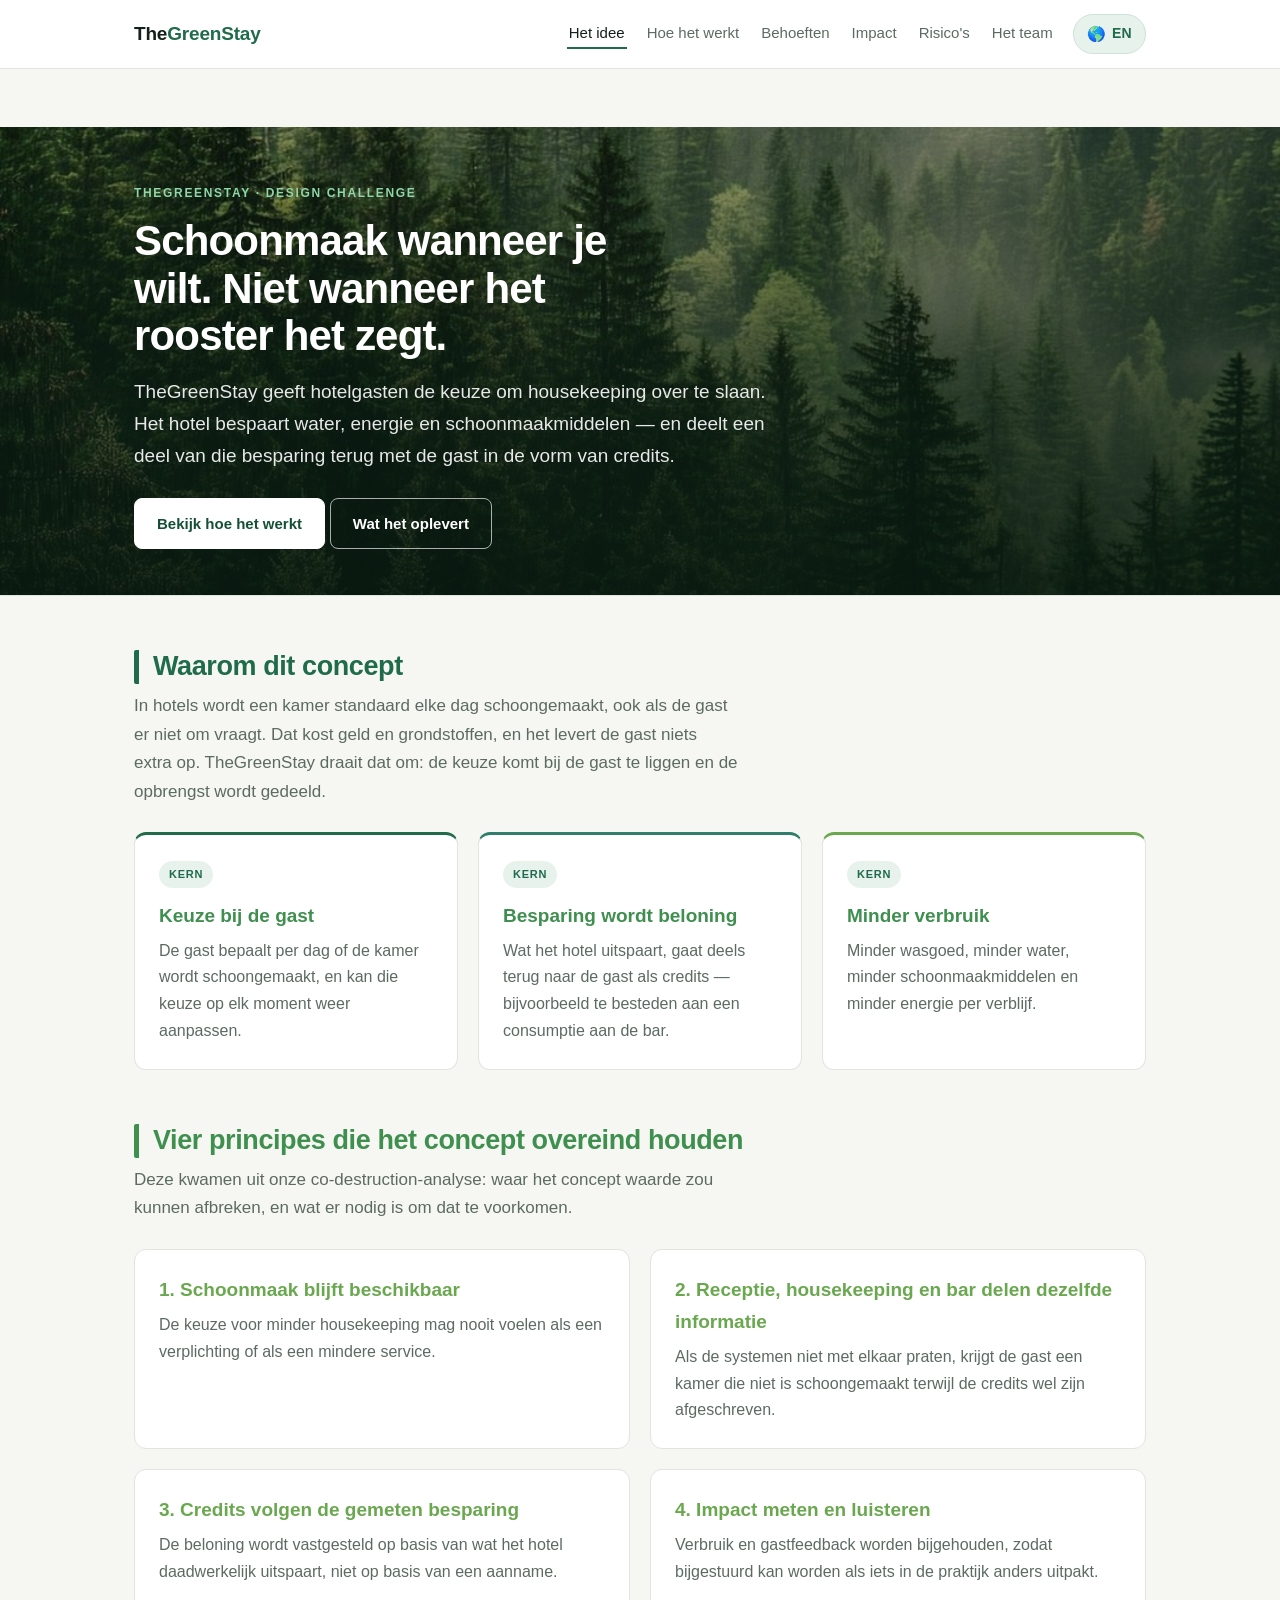
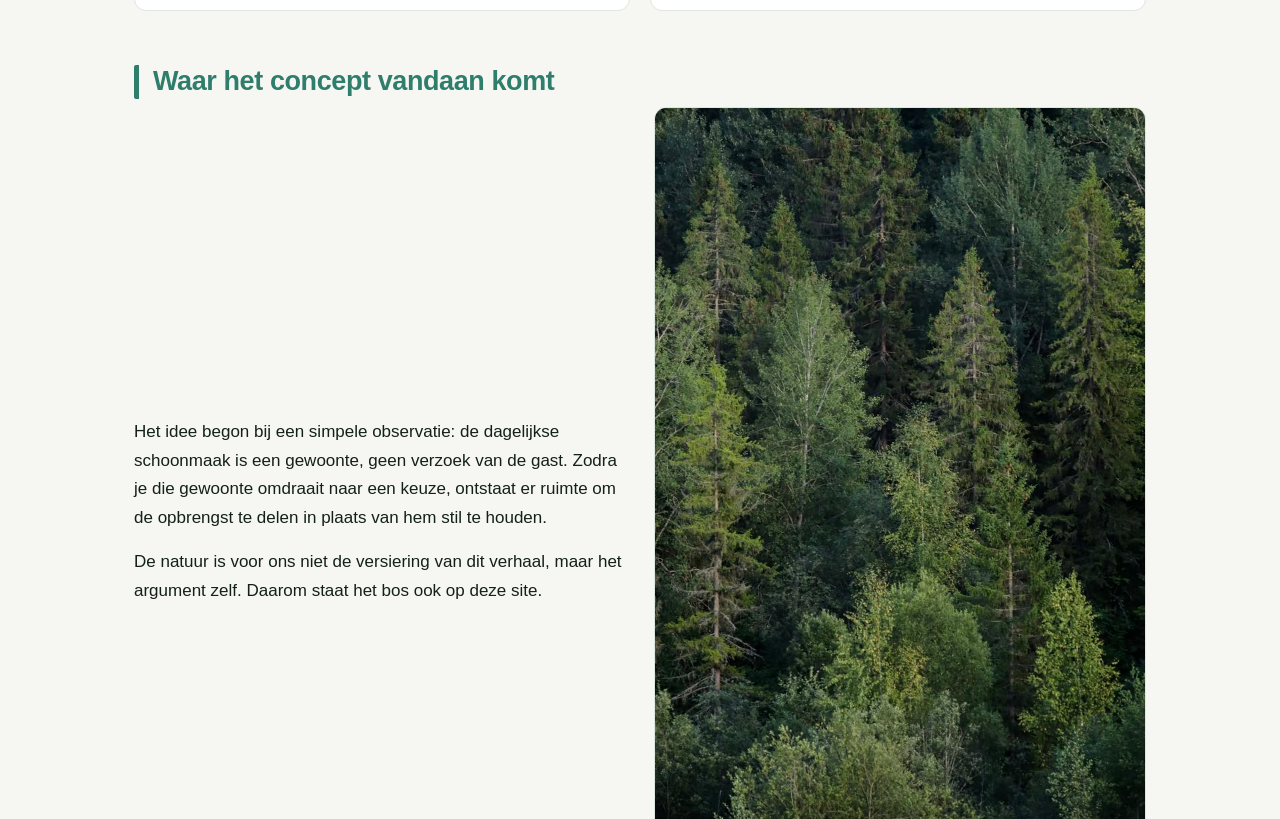
<file: index.html>
<!doctype html>
<html lang="nl">
<head>
<meta charset="utf-8">
<title>TheGreenStay</title>
<meta http-equiv="refresh" content="0; url=nl/index.html">
<link rel="canonical" href="nl/index.html">
<link rel="stylesheet" href="styles.css">
</head>
<body>
<main><div class="wrap" style="padding-top:80px">
<h1>TheGreenStay</h1>
<p>Kies een taal &middot; Choose a language</p>
<p><a href="nl/index.html">Nederlands</a> &nbsp; <a href="en/index.html">English</a></p>
</div></main>
</body>
</html>
</file>
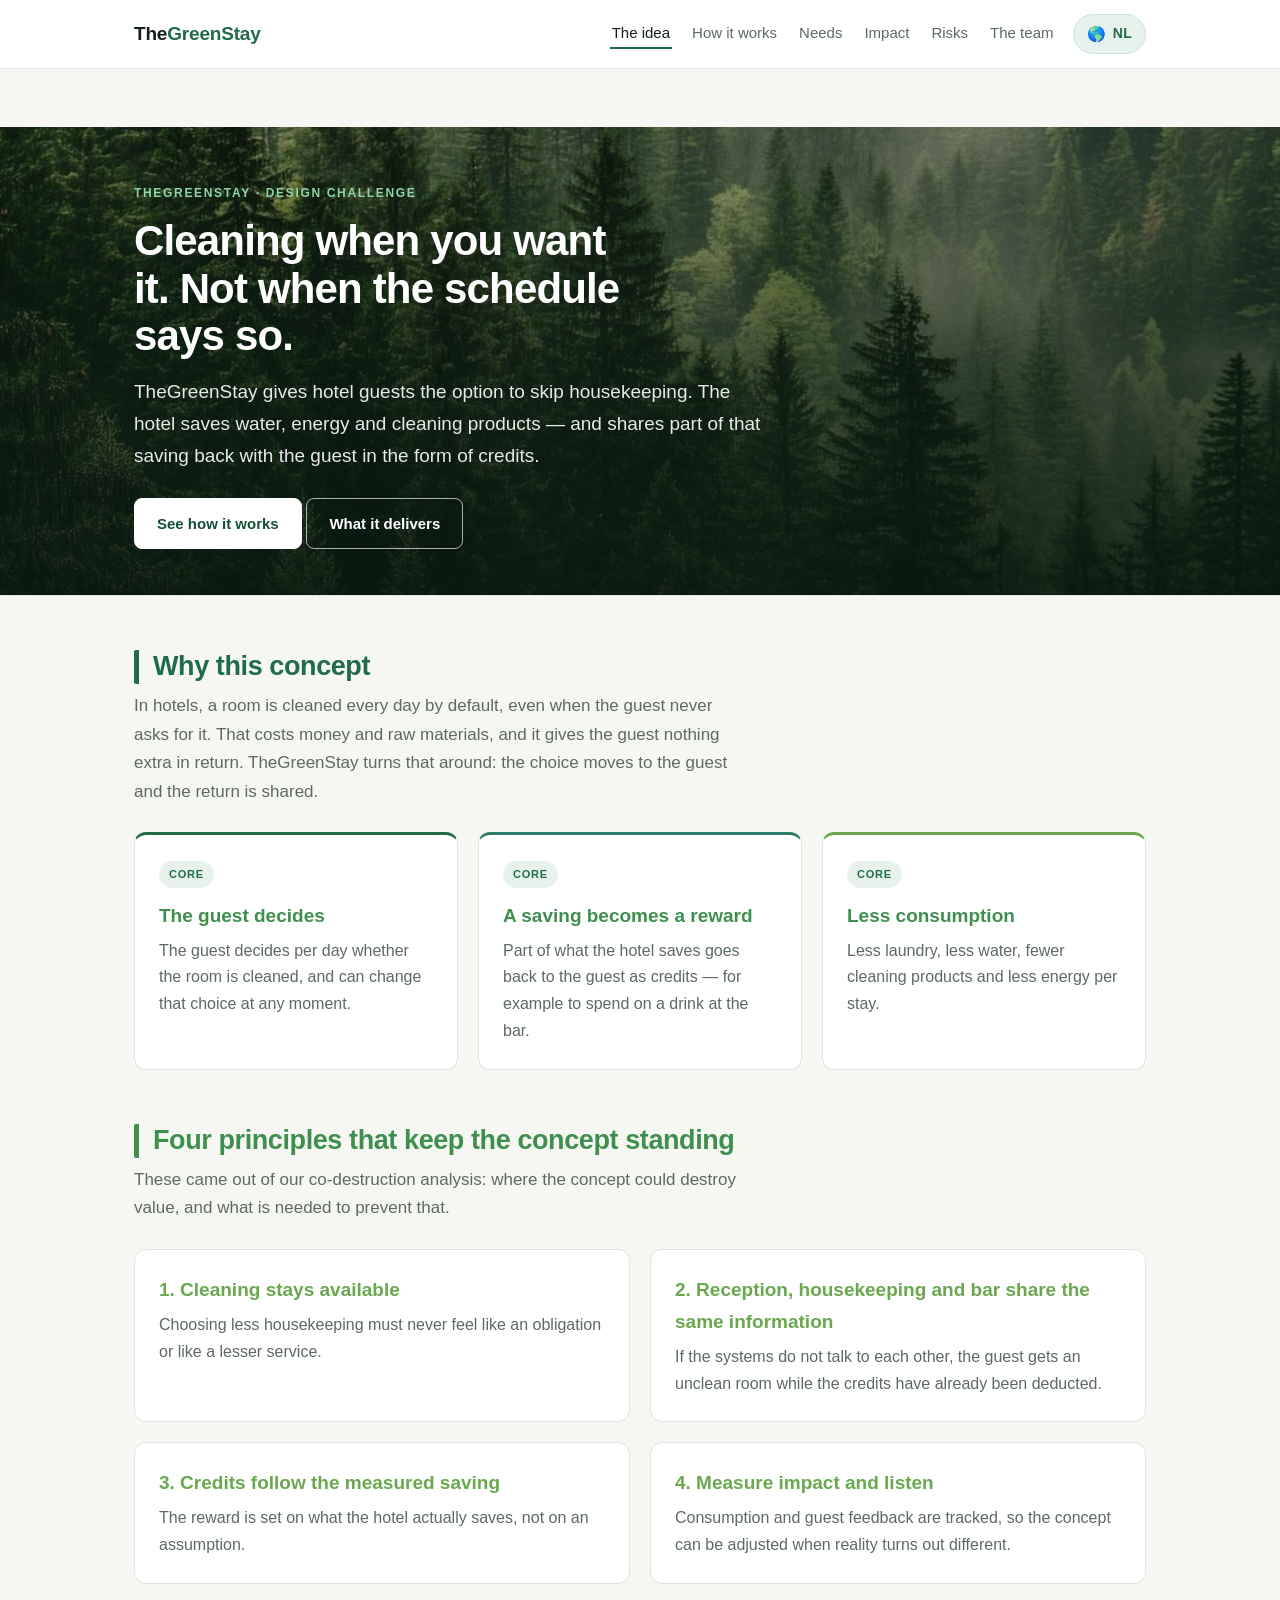
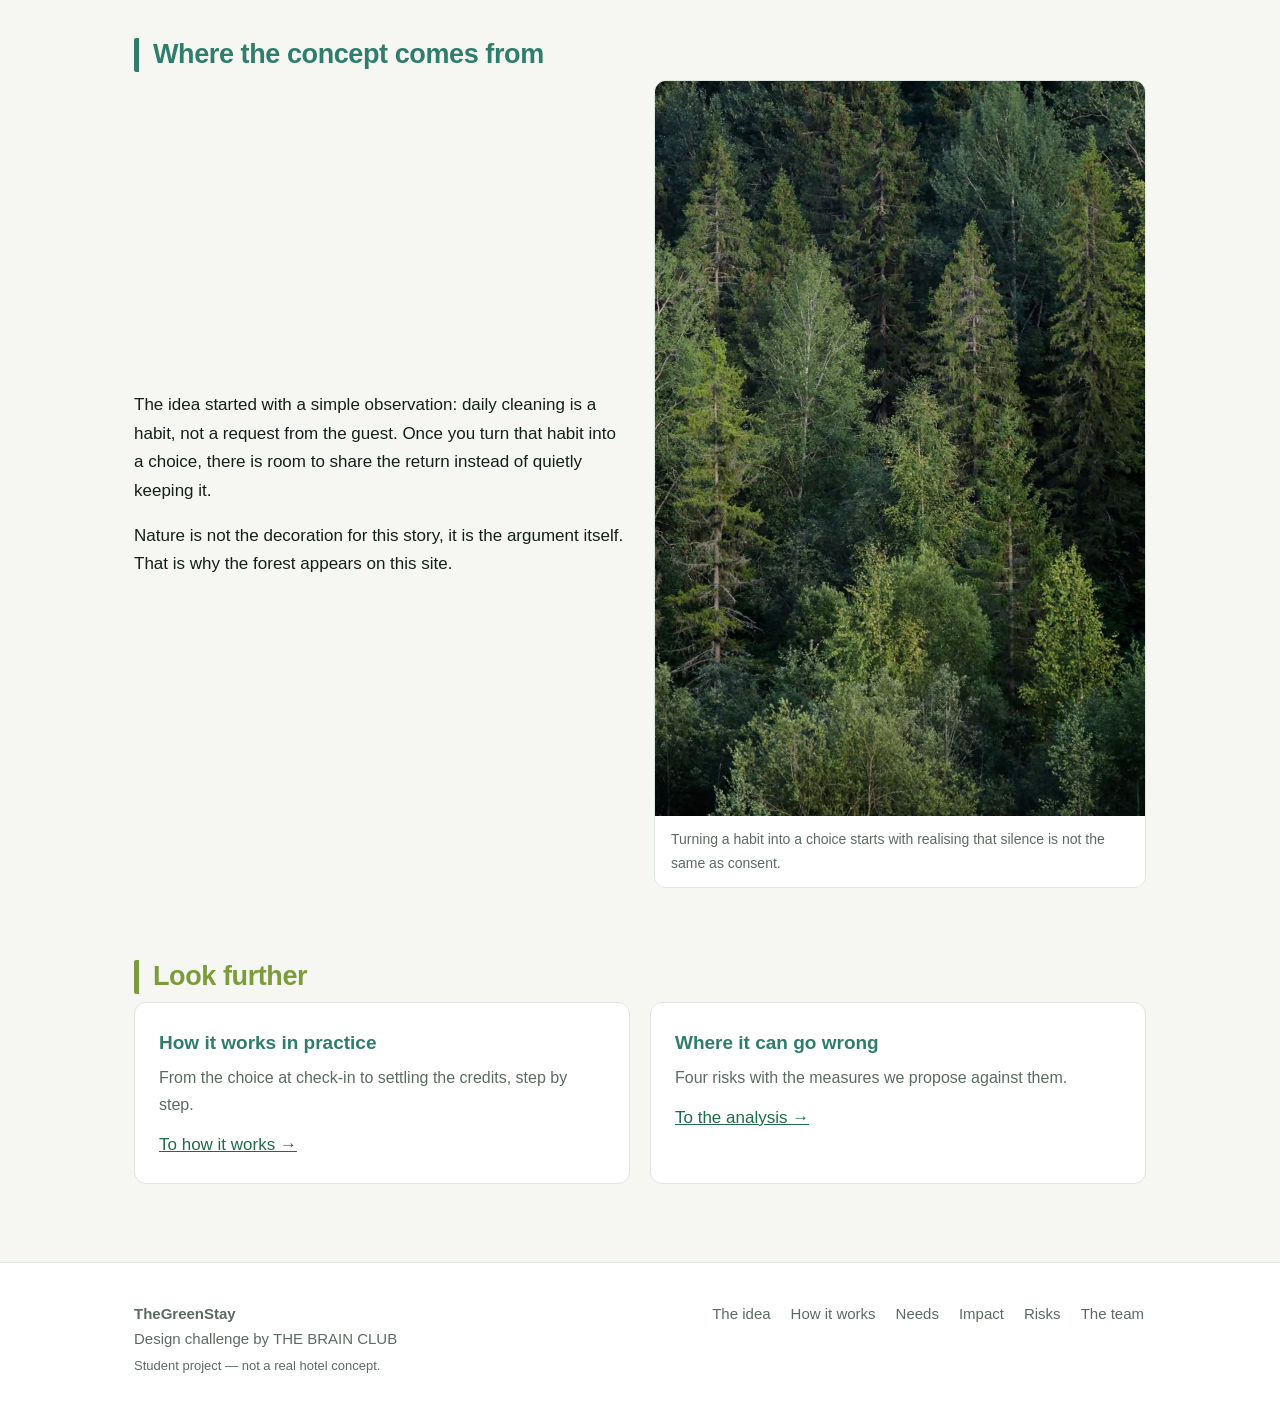
<file: en/index.html>
<!DOCTYPE html>
<html lang="en">
<head>
<meta charset="utf-8">
<meta name="viewport" content="width=device-width, initial-scale=1">
<title>The idea &middot; TheGreenStay</title>
<meta name="description" content="TheGreenStay: hotel guests choose to skip housekeeping and receive a reward for it.">
<link rel="stylesheet" href="../styles.css">
</head>
<body>
<header class="site">
  <div class="wrap">
    <a class="brand" href="index.html">The<span>GreenStay</span></a>
    <div class="rightside">
      <nav aria-label="Main menu">
        <ul>
        <li><a href="index.html" aria-current="page">The idea</a></li>
        <li><a href="hoe-het-werkt.html">How it works</a></li>
        <li><a href="behoeften.html">Needs</a></li>
        <li><a href="impact.html">Impact</a></li>
        <li><a href="risicos.html">Risks</a></li>
        <li><a href="team.html">The team</a></li>
        </ul>
      </nav>
      <a class="langswitch" href="../nl/index.html" hreflang="nl" title="Switch to Dutch" aria-label="View this page in Dutch">
        <span class="globe" aria-hidden="true">&#127758;</span>NL
      </a>
    </div>
  </div>
</header>
<main>
<section class="hero"><div class="hero-inner"><div class="hero-text">
<p class="eyebrow">TheGreenStay &middot; Design challenge</p>
<h1>Cleaning when you want it. Not when the schedule says so.</h1>
<p class="lead">TheGreenStay gives hotel guests the option to skip housekeeping. The hotel saves water, energy and cleaning products &mdash; and shares part of that saving back with the guest in the form of credits.</p>
<div class="btnrow">
  <a class="btn" href="hoe-het-werkt.html">See how it works</a>
  <a class="btn ghost" href="impact.html">What it delivers</a>
</div>
</div></div></section>
<div class="wrap">

<section>
  <h2>Why this concept</h2>
  <p class="sectionintro">In hotels, a room is cleaned every day by default, even when the guest never asks for it. That costs money and raw materials, and it gives the guest nothing extra in return. TheGreenStay turns that around: the choice moves to the guest and the return is shared.</p>
  <div class="grid three">
    <article class="card eco">
      <span class="tag">Core</span>
      <h3>The guest decides</h3>
      <p>The guest decides per day whether the room is cleaned, and can change that choice at any moment.</p>
    </article>
    <article class="card social">
      <span class="tag">Core</span>
      <h3>A saving becomes a reward</h3>
      <p>Part of what the hotel saves goes back to the guest as credits &mdash; for example to spend on a drink at the bar.</p>
    </article>
    <article class="card env">
      <span class="tag">Core</span>
      <h3>Less consumption</h3>
      <p>Less laundry, less water, fewer cleaning products and less energy per stay.</p>
    </article>
  </div>
</section>

<section>
  <h2>Four principles that keep the concept standing</h2>
  <p class="sectionintro">These came out of our co-destruction analysis: where the concept could destroy value, and what is needed to prevent that.</p>
  <div class="grid two">
    <article class="card">
      <h3>1. Cleaning stays available</h3>
      <p>Choosing less housekeeping must never feel like an obligation or like a lesser service.</p>
    </article>
    <article class="card">
      <h3>2. Reception, housekeeping and bar share the same information</h3>
      <p>If the systems do not talk to each other, the guest gets an unclean room while the credits have already been deducted.</p>
    </article>
    <article class="card">
      <h3>3. Credits follow the measured saving</h3>
      <p>The reward is set on what the hotel actually saves, not on an assumption.</p>
    </article>
    <article class="card">
      <h3>4. Measure impact and listen</h3>
      <p>Consumption and guest feedback are tracked, so the concept can be adjusted when reality turns out different.</p>
    </article>
  </div>
</section>

<section>
  <h2>Where the concept comes from</h2>
  <div class="split">
    <div>
      <p>The idea started with a simple observation: daily cleaning is a habit, not a request from the guest. Once you turn that habit into a choice, there is room to share the return instead of quietly keeping it.</p>
      <p>Nature is not the decoration for this story, it is the argument itself. That is why the forest appears on this site.</p>
    </div>
    <figure class="photo"><img src="../img/bos.jpeg" alt="Tall pine forest: turning a habit into a choice starts with realising that silence is not the same as consent." loading="lazy"><figcaption>Turning a habit into a choice starts with realising that silence is not the same as consent.</figcaption></figure>
  </div>
</section>

<section>
  <h2>Look further</h2>
  <div class="grid two">
    <article class="card">
      <h3>How it works in practice</h3>
      <p>From the choice at check-in to settling the credits, step by step.</p>
      <a href="hoe-het-werkt.html">To how it works &rarr;</a>
    </article>
    <article class="card">
      <h3>Where it can go wrong</h3>
      <p>Four risks with the measures we propose against them.</p>
      <a href="risicos.html">To the analysis &rarr;</a>
    </article>
  </div>
</section>
</div>
</main>
<footer class="site">
  <div class="wrap">
    <div>
      <strong>TheGreenStay</strong><br>
      Design challenge by THE BRAIN CLUB<br>
      <span style="font-size:13px">Student project &mdash; not a real hotel concept.</span>
    </div>
    <nav aria-label="Footer menu">
      <ul>
        <li><a href="index.html">The idea</a></li>
        <li><a href="hoe-het-werkt.html">How it works</a></li>
        <li><a href="behoeften.html">Needs</a></li>
        <li><a href="impact.html">Impact</a></li>
        <li><a href="risicos.html">Risks</a></li>
        <li><a href="team.html">The team</a></li>
      </ul>
    </nav>
  </div>
</footer>
</body>
</html>
</file>
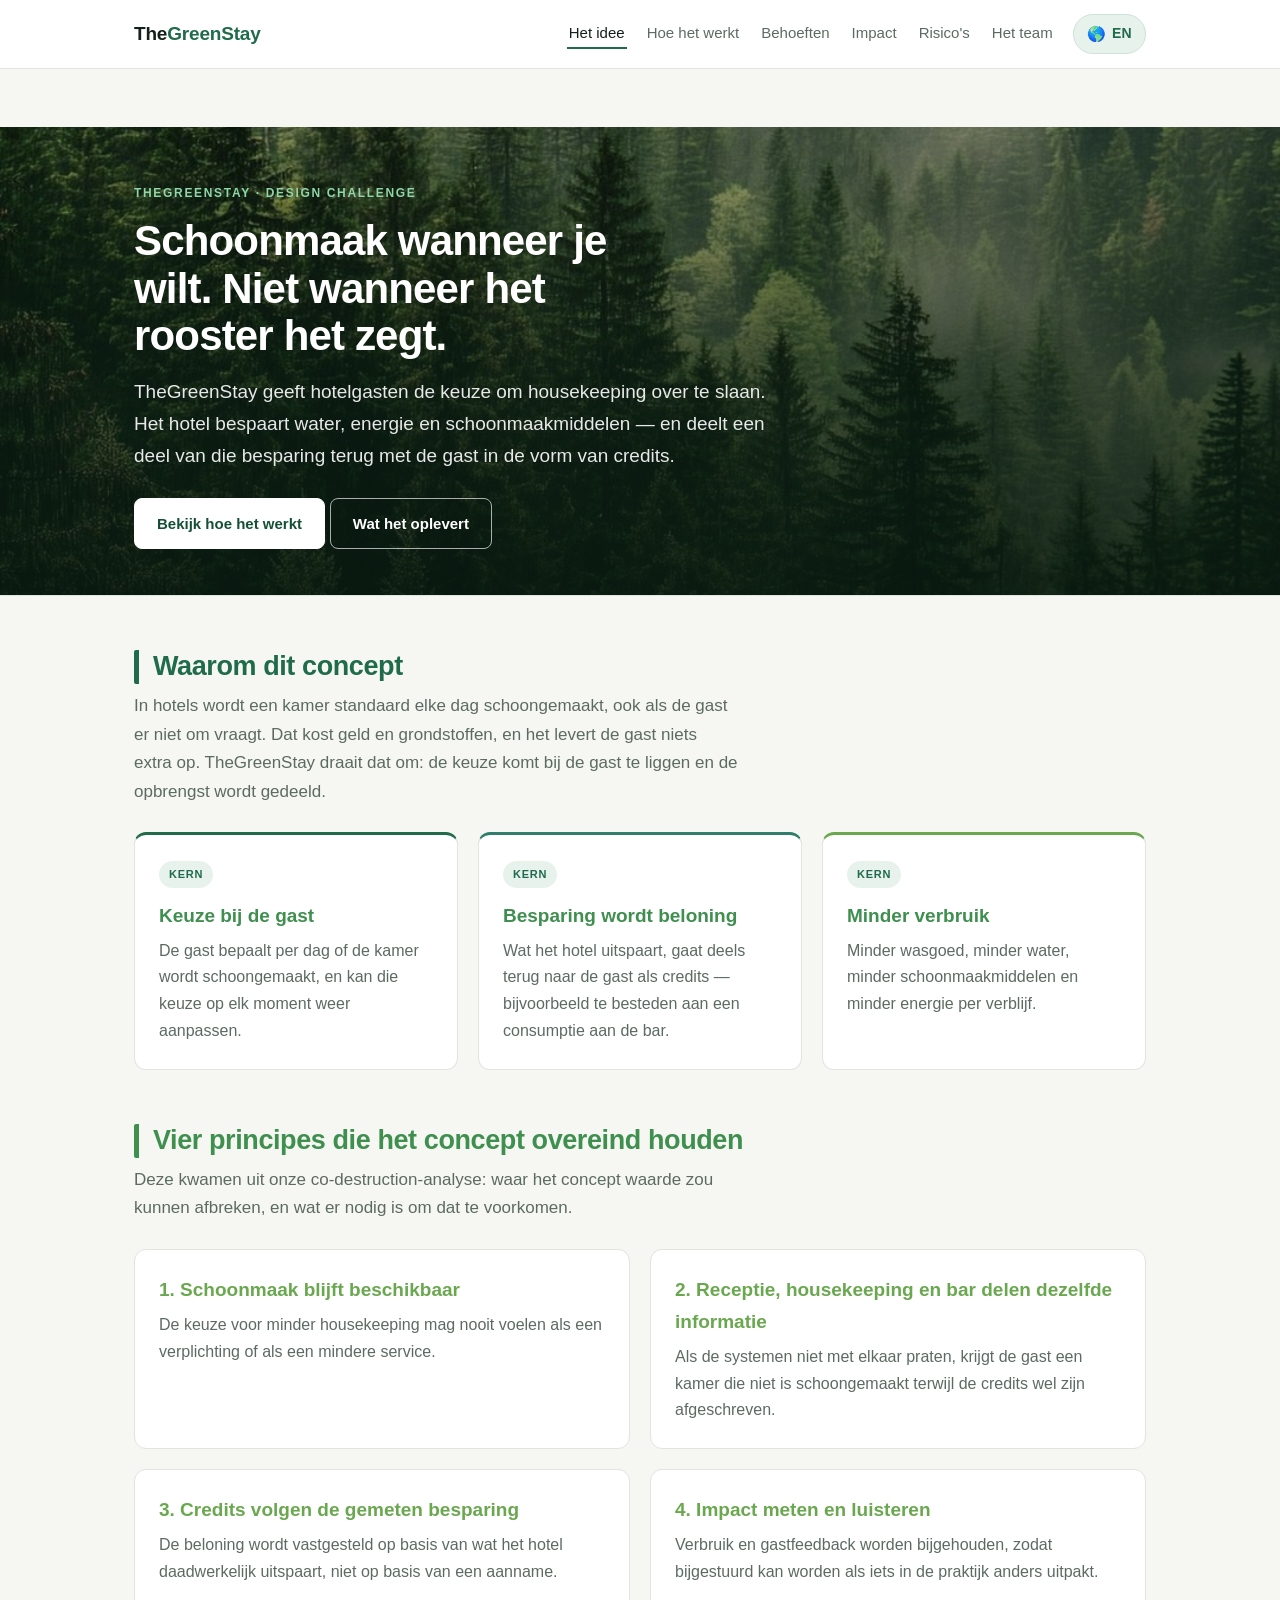
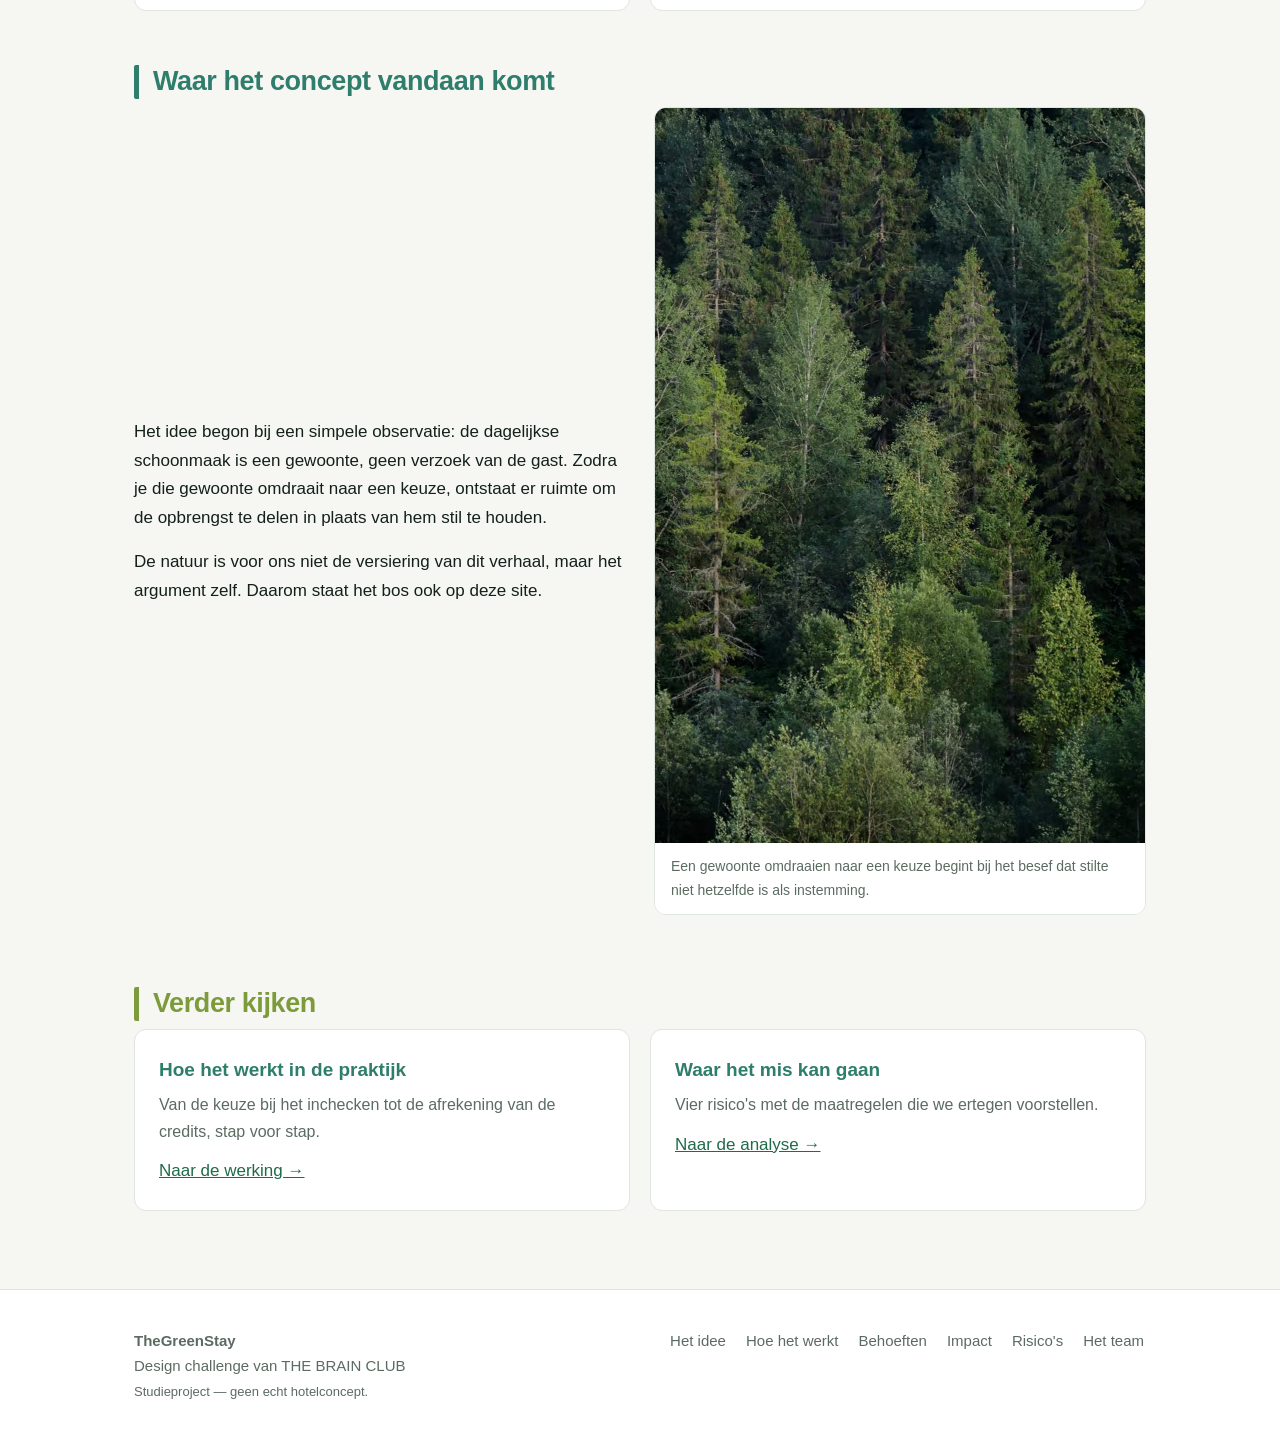
<file: nl/index.html>
<!DOCTYPE html>
<html lang="nl">
<head>
<meta charset="utf-8">
<meta name="viewport" content="width=device-width, initial-scale=1">
<title>Het idee &middot; TheGreenStay</title>
<meta name="description" content="TheGreenStay: hotelgasten kiezen zelf voor minder housekeeping en ontvangen daar een beloning voor.">
<link rel="stylesheet" href="../styles.css">
</head>
<body>
<header class="site">
  <div class="wrap">
    <a class="brand" href="index.html">The<span>GreenStay</span></a>
    <div class="rightside">
      <nav aria-label="Hoofdmenu">
        <ul>
        <li><a href="index.html" aria-current="page">Het idee</a></li>
        <li><a href="hoe-het-werkt.html">Hoe het werkt</a></li>
        <li><a href="behoeften.html">Behoeften</a></li>
        <li><a href="impact.html">Impact</a></li>
        <li><a href="risicos.html">Risico&#39;s</a></li>
        <li><a href="team.html">Het team</a></li>
        </ul>
      </nav>
      <a class="langswitch" href="../en/index.html" hreflang="en" title="Schakel naar Engels" aria-label="Bekijk deze pagina in het Engels">
        <span class="globe" aria-hidden="true">&#127758;</span>EN
      </a>
    </div>
  </div>
</header>
<main>
<section class="hero"><div class="hero-inner"><div class="hero-text">
<p class="eyebrow">TheGreenStay &middot; Design challenge</p>
<h1>Schoonmaak wanneer je wilt. Niet wanneer het rooster het zegt.</h1>
<p class="lead">TheGreenStay geeft hotelgasten de keuze om housekeeping over te slaan. Het hotel bespaart water, energie en schoonmaakmiddelen &mdash; en deelt een deel van die besparing terug met de gast in de vorm van credits.</p>
<div class="btnrow">
  <a class="btn" href="hoe-het-werkt.html">Bekijk hoe het werkt</a>
  <a class="btn ghost" href="impact.html">Wat het oplevert</a>
</div>
</div></div></section>
<div class="wrap">

<section>
  <h2>Waarom dit concept</h2>
  <p class="sectionintro">In hotels wordt een kamer standaard elke dag schoongemaakt, ook als de gast er niet om vraagt. Dat kost geld en grondstoffen, en het levert de gast niets extra op. TheGreenStay draait dat om: de keuze komt bij de gast te liggen en de opbrengst wordt gedeeld.</p>
  <div class="grid three">
    <article class="card eco">
      <span class="tag">Kern</span>
      <h3>Keuze bij de gast</h3>
      <p>De gast bepaalt per dag of de kamer wordt schoongemaakt, en kan die keuze op elk moment weer aanpassen.</p>
    </article>
    <article class="card social">
      <span class="tag">Kern</span>
      <h3>Besparing wordt beloning</h3>
      <p>Wat het hotel uitspaart, gaat deels terug naar de gast als credits &mdash; bijvoorbeeld te besteden aan een consumptie aan de bar.</p>
    </article>
    <article class="card env">
      <span class="tag">Kern</span>
      <h3>Minder verbruik</h3>
      <p>Minder wasgoed, minder water, minder schoonmaakmiddelen en minder energie per verblijf.</p>
    </article>
  </div>
</section>

<section>
  <h2>Vier principes die het concept overeind houden</h2>
  <p class="sectionintro">Deze kwamen uit onze co-destruction-analyse: waar het concept waarde zou kunnen afbreken, en wat er nodig is om dat te voorkomen.</p>
  <div class="grid two">
    <article class="card">
      <h3>1. Schoonmaak blijft beschikbaar</h3>
      <p>De keuze voor minder housekeeping mag nooit voelen als een verplichting of als een mindere service.</p>
    </article>
    <article class="card">
      <h3>2. Receptie, housekeeping en bar delen dezelfde informatie</h3>
      <p>Als de systemen niet met elkaar praten, krijgt de gast een kamer die niet is schoongemaakt terwijl de credits wel zijn afgeschreven.</p>
    </article>
    <article class="card">
      <h3>3. Credits volgen de gemeten besparing</h3>
      <p>De beloning wordt vastgesteld op basis van wat het hotel daadwerkelijk uitspaart, niet op basis van een aanname.</p>
    </article>
    <article class="card">
      <h3>4. Impact meten en luisteren</h3>
      <p>Verbruik en gastfeedback worden bijgehouden, zodat bijgestuurd kan worden als iets in de praktijk anders uitpakt.</p>
    </article>
  </div>
</section>

<section>
  <h2>Waar het concept vandaan komt</h2>
  <div class="split">
    <div>
      <p>Het idee begon bij een simpele observatie: de dagelijkse schoonmaak is een gewoonte, geen verzoek van de gast. Zodra je die gewoonte omdraait naar een keuze, ontstaat er ruimte om de opbrengst te delen in plaats van hem stil te houden.</p>
      <p>De natuur is voor ons niet de versiering van dit verhaal, maar het argument zelf. Daarom staat het bos ook op deze site.</p>
    </div>
    <figure class="photo"><img src="../img/bos.jpeg" alt="Bos met hoge dennen: een gewoonte omdraaien naar een keuze begint bij het besef dat stilte niet hetzelfde is als instemming." loading="lazy"><figcaption>Een gewoonte omdraaien naar een keuze begint bij het besef dat stilte niet hetzelfde is als instemming.</figcaption></figure>
  </div>
</section>

<section>
  <h2>Verder kijken</h2>
  <div class="grid two">
    <article class="card">
      <h3>Hoe het werkt in de praktijk</h3>
      <p>Van de keuze bij het inchecken tot de afrekening van de credits, stap voor stap.</p>
      <a href="hoe-het-werkt.html">Naar de werking &rarr;</a>
    </article>
    <article class="card">
      <h3>Waar het mis kan gaan</h3>
      <p>Vier risico's met de maatregelen die we ertegen voorstellen.</p>
      <a href="risicos.html">Naar de analyse &rarr;</a>
    </article>
  </div>
</section>
</div>
</main>
<footer class="site">
  <div class="wrap">
    <div>
      <strong>TheGreenStay</strong><br>
      Design challenge van THE BRAIN CLUB<br>
      <span style="font-size:13px">Studieproject &mdash; geen echt hotelconcept.</span>
    </div>
    <nav aria-label="Voetmenu">
      <ul>
        <li><a href="index.html">Het idee</a></li>
        <li><a href="hoe-het-werkt.html">Hoe het werkt</a></li>
        <li><a href="behoeften.html">Behoeften</a></li>
        <li><a href="impact.html">Impact</a></li>
        <li><a href="risicos.html">Risico&#39;s</a></li>
        <li><a href="team.html">Het team</a></li>
      </ul>
    </nav>
  </div>
</footer>
</body>
</html>
</file>
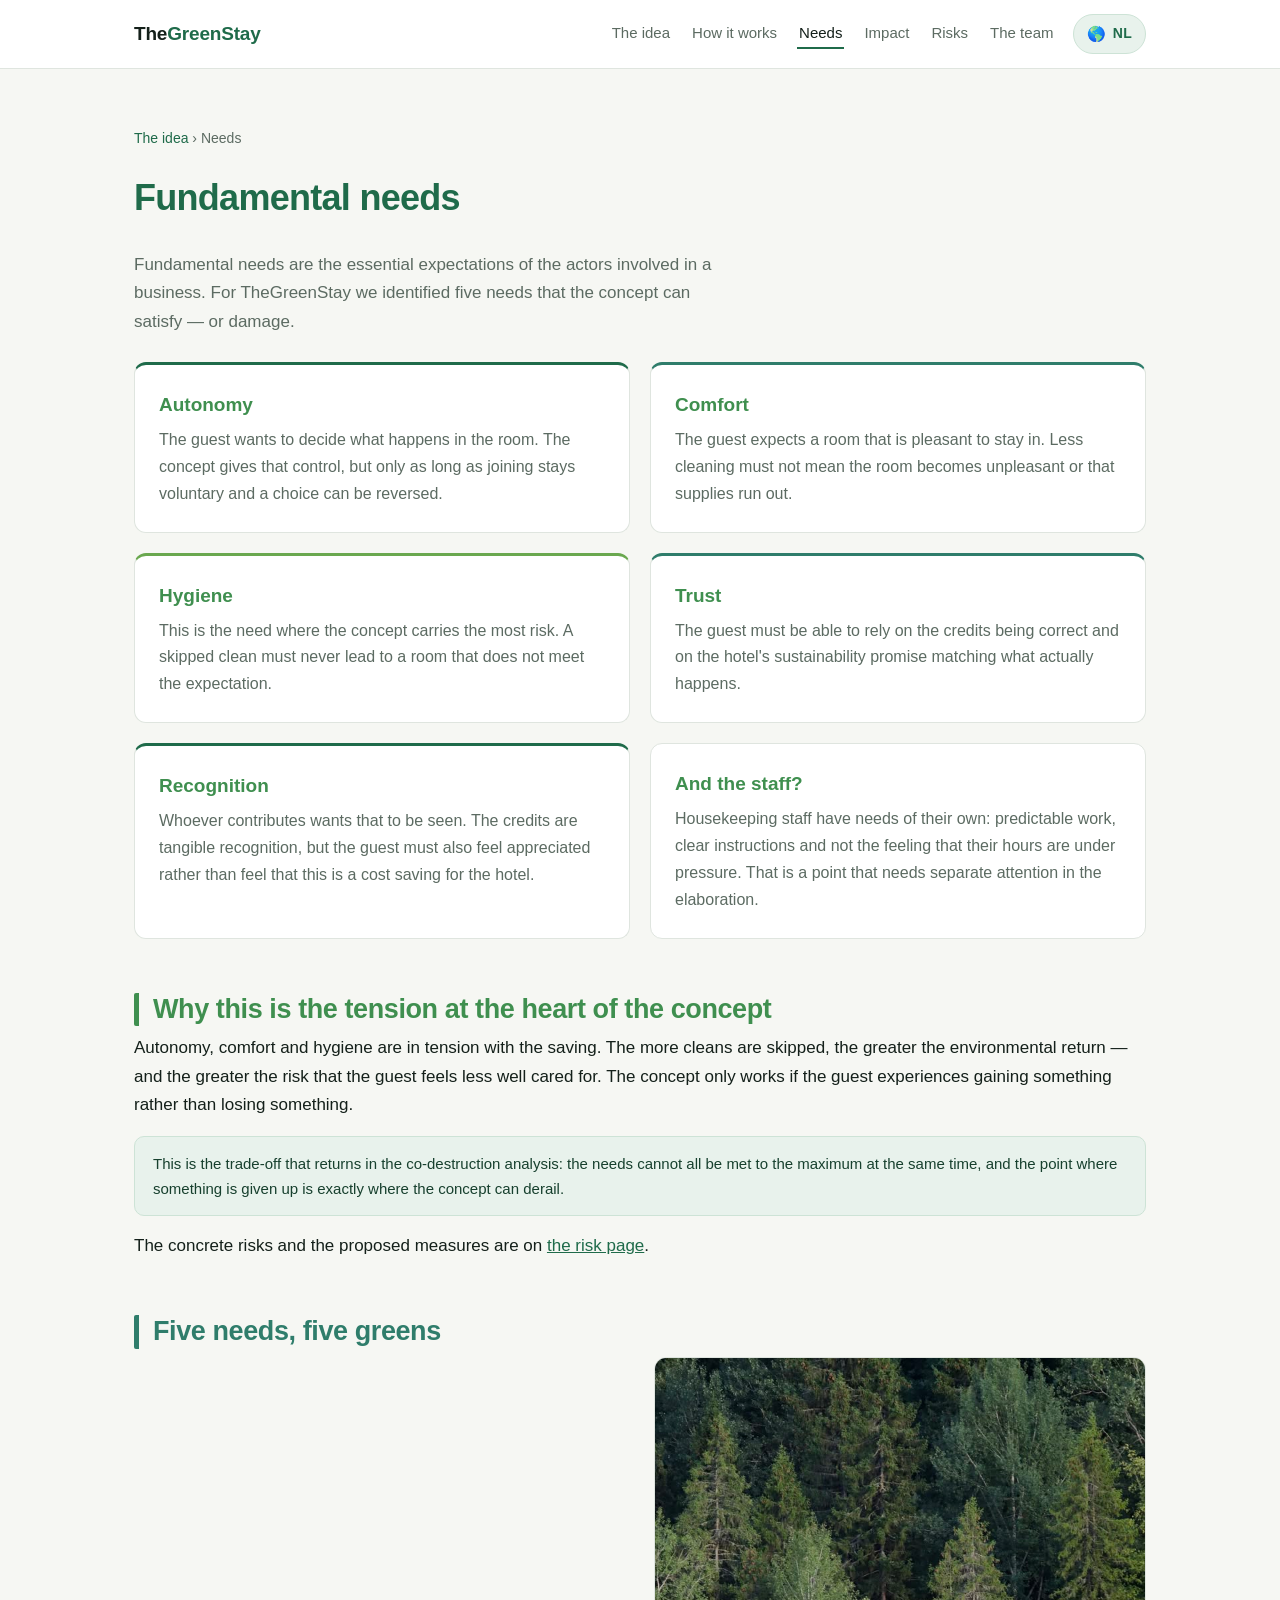
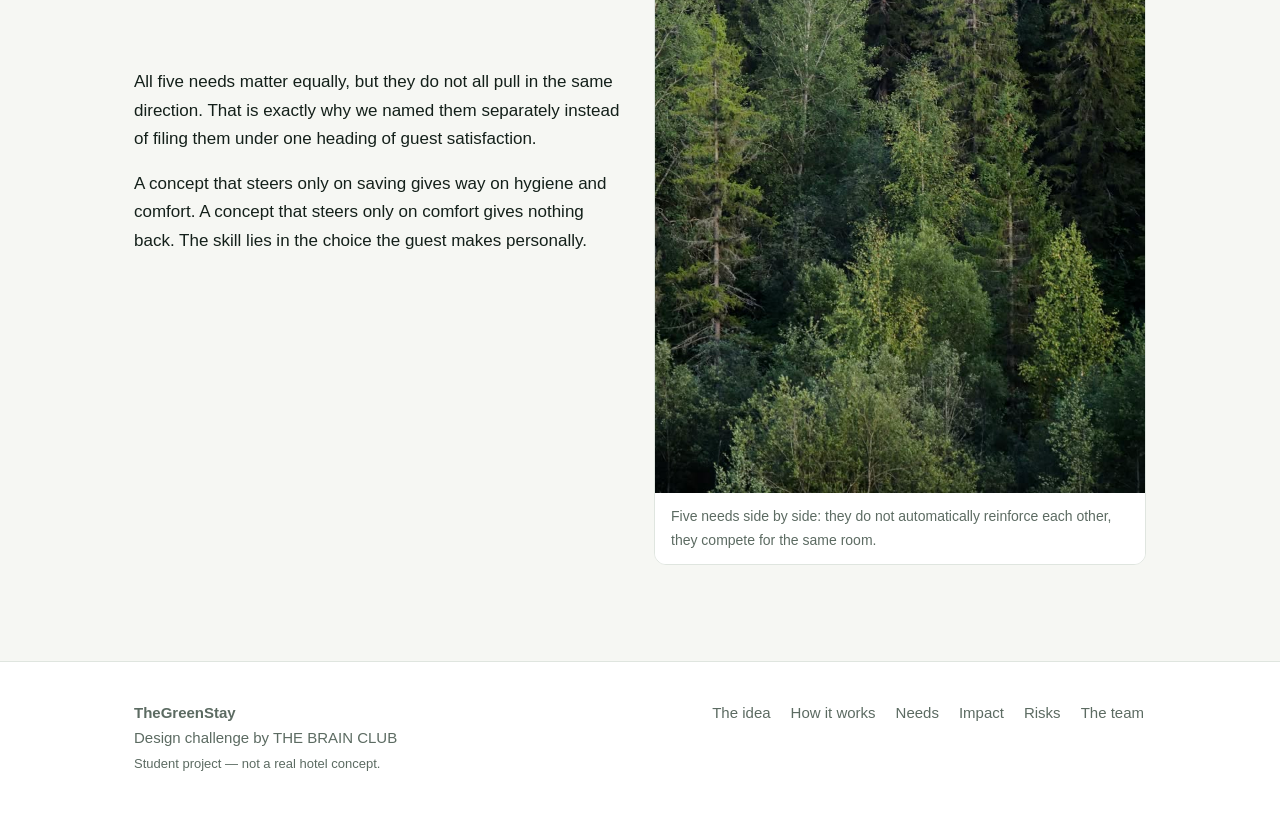
<file: en/behoeften.html>
<!DOCTYPE html>
<html lang="en">
<head>
<meta charset="utf-8">
<meta name="viewport" content="width=device-width, initial-scale=1">
<title>Needs &middot; TheGreenStay</title>
<meta name="description" content="Five fundamental needs that TheGreenStay touches, positively and negatively.">
<link rel="stylesheet" href="../styles.css">
</head>
<body>
<header class="site">
  <div class="wrap">
    <a class="brand" href="index.html">The<span>GreenStay</span></a>
    <div class="rightside">
      <nav aria-label="Main menu">
        <ul>
        <li><a href="index.html">The idea</a></li>
        <li><a href="hoe-het-werkt.html">How it works</a></li>
        <li><a href="behoeften.html" aria-current="page">Needs</a></li>
        <li><a href="impact.html">Impact</a></li>
        <li><a href="risicos.html">Risks</a></li>
        <li><a href="team.html">The team</a></li>
        </ul>
      </nav>
      <a class="langswitch" href="../nl/behoeften.html" hreflang="nl" title="Switch to Dutch" aria-label="View this page in Dutch">
        <span class="globe" aria-hidden="true">&#127758;</span>NL
      </a>
    </div>
  </div>
</header>
<main>
<div class="wrap">
<p class="crumb"><a href="index.html">The idea</a> &rsaquo; Needs</p>
<h1>Fundamental needs</h1>
<p class="sectionintro">Fundamental needs are the essential expectations of the actors involved in a business. For TheGreenStay we identified five needs that the concept can satisfy &mdash; or damage.</p>

<section>
  <div class="grid two">
    <article class="card eco">
      <h3>Autonomy</h3>
      <p>The guest wants to decide what happens in the room. The concept gives that control, but only as long as joining stays voluntary and a choice can be reversed.</p>
    </article>
    <article class="card social">
      <h3>Comfort</h3>
      <p>The guest expects a room that is pleasant to stay in. Less cleaning must not mean the room becomes unpleasant or that supplies run out.</p>
    </article>
    <article class="card env">
      <h3>Hygiene</h3>
      <p>This is the need where the concept carries the most risk. A skipped clean must never lead to a room that does not meet the expectation.</p>
    </article>
    <article class="card social">
      <h3>Trust</h3>
      <p>The guest must be able to rely on the credits being correct and on the hotel's sustainability promise matching what actually happens.</p>
    </article>
    <article class="card eco">
      <h3>Recognition</h3>
      <p>Whoever contributes wants that to be seen. The credits are tangible recognition, but the guest must also feel appreciated rather than feel that this is a cost saving for the hotel.</p>
    </article>
    <article class="card">
      <h3>And the staff?</h3>
      <p>Housekeeping staff have needs of their own: predictable work, clear instructions and not the feeling that their hours are under pressure. That is a point that needs separate attention in the elaboration.</p>
    </article>
  </div>
</section>

<section>
  <h2>Why this is the tension at the heart of the concept</h2>
  <p>Autonomy, comfort and hygiene are in tension with the saving. The more cleans are skipped, the greater the environmental return &mdash; and the greater the risk that the guest feels less well cared for. The concept only works if the guest experiences gaining something rather than losing something.</p>
  <p class="notice">This is the trade-off that returns in the co-destruction analysis: the needs cannot all be met to the maximum at the same time, and the point where something is given up is exactly where the concept can derail.</p>
  <p>The concrete risks and the proposed measures are on <a href="risicos.html">the risk page</a>.</p>
</section>

<section>
  <h2>Five needs, five greens</h2>
  <div class="split">
    <div>
      <p>All five needs matter equally, but they do not all pull in the same direction. That is exactly why we named them separately instead of filing them under one heading of guest satisfaction.</p>
      <p>A concept that steers only on saving gives way on hygiene and comfort. A concept that steers only on comfort gives nothing back. The skill lies in the choice the guest makes personally.</p>
    </div>
    <figure class="photo"><img src="../img/bos.jpeg" alt="Dense forest with different tree species side by side" loading="lazy"><figcaption>Five needs side by side: they do not automatically reinforce each other, they compete for the same room.</figcaption></figure>
  </div>
</section>
</div>
</main>
<footer class="site">
  <div class="wrap">
    <div>
      <strong>TheGreenStay</strong><br>
      Design challenge by THE BRAIN CLUB<br>
      <span style="font-size:13px">Student project &mdash; not a real hotel concept.</span>
    </div>
    <nav aria-label="Footer menu">
      <ul>
        <li><a href="index.html">The idea</a></li>
        <li><a href="hoe-het-werkt.html">How it works</a></li>
        <li><a href="behoeften.html">Needs</a></li>
        <li><a href="impact.html">Impact</a></li>
        <li><a href="risicos.html">Risks</a></li>
        <li><a href="team.html">The team</a></li>
      </ul>
    </nav>
  </div>
</footer>
</body>
</html>
</file>
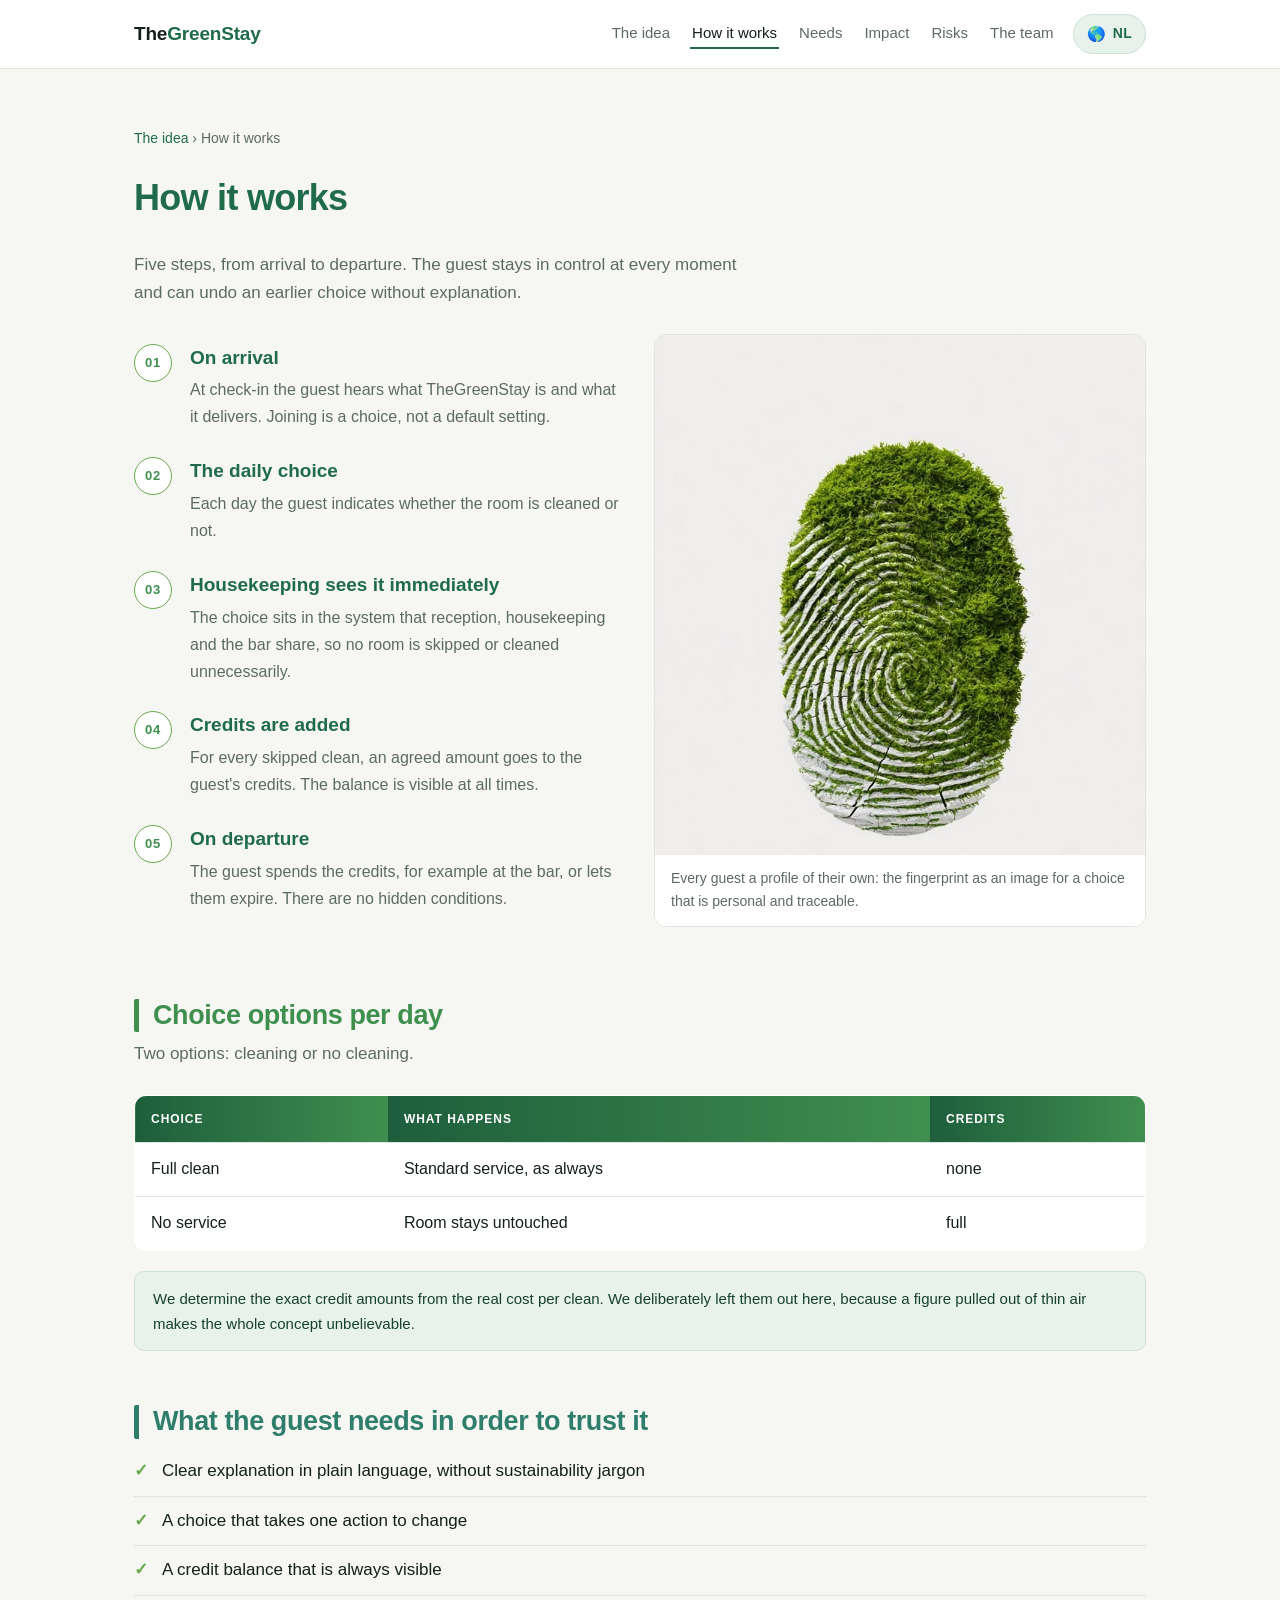
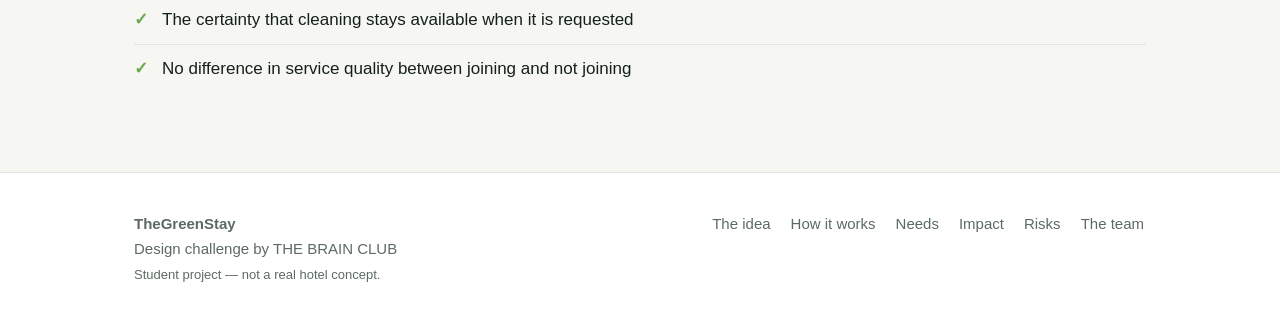
<file: en/hoe-het-werkt.html>
<!DOCTYPE html>
<html lang="en">
<head>
<meta charset="utf-8">
<meta name="viewport" content="width=device-width, initial-scale=1">
<title>How it works &middot; TheGreenStay</title>
<meta name="description" content="From the choice at check-in to the credits on the bill.">
<link rel="stylesheet" href="../styles.css">
</head>
<body>
<header class="site">
  <div class="wrap">
    <a class="brand" href="index.html">The<span>GreenStay</span></a>
    <div class="rightside">
      <nav aria-label="Main menu">
        <ul>
        <li><a href="index.html">The idea</a></li>
        <li><a href="hoe-het-werkt.html" aria-current="page">How it works</a></li>
        <li><a href="behoeften.html">Needs</a></li>
        <li><a href="impact.html">Impact</a></li>
        <li><a href="risicos.html">Risks</a></li>
        <li><a href="team.html">The team</a></li>
        </ul>
      </nav>
      <a class="langswitch" href="../nl/hoe-het-werkt.html" hreflang="nl" title="Switch to Dutch" aria-label="View this page in Dutch">
        <span class="globe" aria-hidden="true">&#127758;</span>NL
      </a>
    </div>
  </div>
</header>
<main>
<div class="wrap">
<p class="crumb"><a href="index.html">The idea</a> &rsaquo; How it works</p>
<h1>How it works</h1>
<p class="sectionintro">Five steps, from arrival to departure. The guest stays in control at every moment and can undo an earlier choice without explanation.</p>

<section>
  <div class="split">
    <div>
      <ol class="steps">
        <li><h3>On arrival</h3><p>At check-in the guest hears what TheGreenStay is and what it delivers. Joining is a choice, not a default setting.</p></li>
        <li><h3>The daily choice</h3><p>Each day the guest indicates whether the room is cleaned or not.</p></li>
        <li><h3>Housekeeping sees it immediately</h3><p>The choice sits in the system that reception, housekeeping and the bar share, so no room is skipped or cleaned unnecessarily.</p></li>
        <li><h3>Credits are added</h3><p>For every skipped clean, an agreed amount goes to the guest's credits. The balance is visible at all times.</p></li>
        <li><h3>On departure</h3><p>The guest spends the credits, for example at the bar, or lets them expire. There are no hidden conditions.</p></li>
      </ol>
    </div>
    <figure class="photo tall"><img src="../img/vingerafdruk.jpeg" alt="A fingerprint of moss on a cross-section of a tree trunk" loading="lazy"><figcaption>Every guest a profile of their own: the fingerprint as an image for a choice that is personal and traceable.</figcaption></figure>
  </div>
</section>

<section>
  <h2>Choice options per day</h2>
  <p class="sectionintro">Two options: cleaning or no cleaning.</p>
  <table>
    <thead><tr><th>Choice</th><th>What happens</th><th>Credits</th></tr></thead>
    <tbody>
      <tr><td>Full clean</td><td>Standard service, as always</td><td>none</td></tr>
      <tr><td>No service</td><td>Room stays untouched</td><td>full</td></tr>
    </tbody>
  </table>
  <p class="notice" style="margin-top:20px">We determine the exact credit amounts from the real cost per clean. We deliberately left them out here, because a figure pulled out of thin air makes the whole concept unbelievable.</p>
</section>

<section>
  <h2>What the guest needs in order to trust it</h2>
  <ul class="checklist">
    <li>Clear explanation in plain language, without sustainability jargon</li>
    <li>A choice that takes one action to change</li>
    <li>A credit balance that is always visible</li>
    <li>The certainty that cleaning stays available when it is requested</li>
    <li>No difference in service quality between joining and not joining</li>
  </ul>
</section>
</div>
</main>
<footer class="site">
  <div class="wrap">
    <div>
      <strong>TheGreenStay</strong><br>
      Design challenge by THE BRAIN CLUB<br>
      <span style="font-size:13px">Student project &mdash; not a real hotel concept.</span>
    </div>
    <nav aria-label="Footer menu">
      <ul>
        <li><a href="index.html">The idea</a></li>
        <li><a href="hoe-het-werkt.html">How it works</a></li>
        <li><a href="behoeften.html">Needs</a></li>
        <li><a href="impact.html">Impact</a></li>
        <li><a href="risicos.html">Risks</a></li>
        <li><a href="team.html">The team</a></li>
      </ul>
    </nav>
  </div>
</footer>
</body>
</html>
</file>
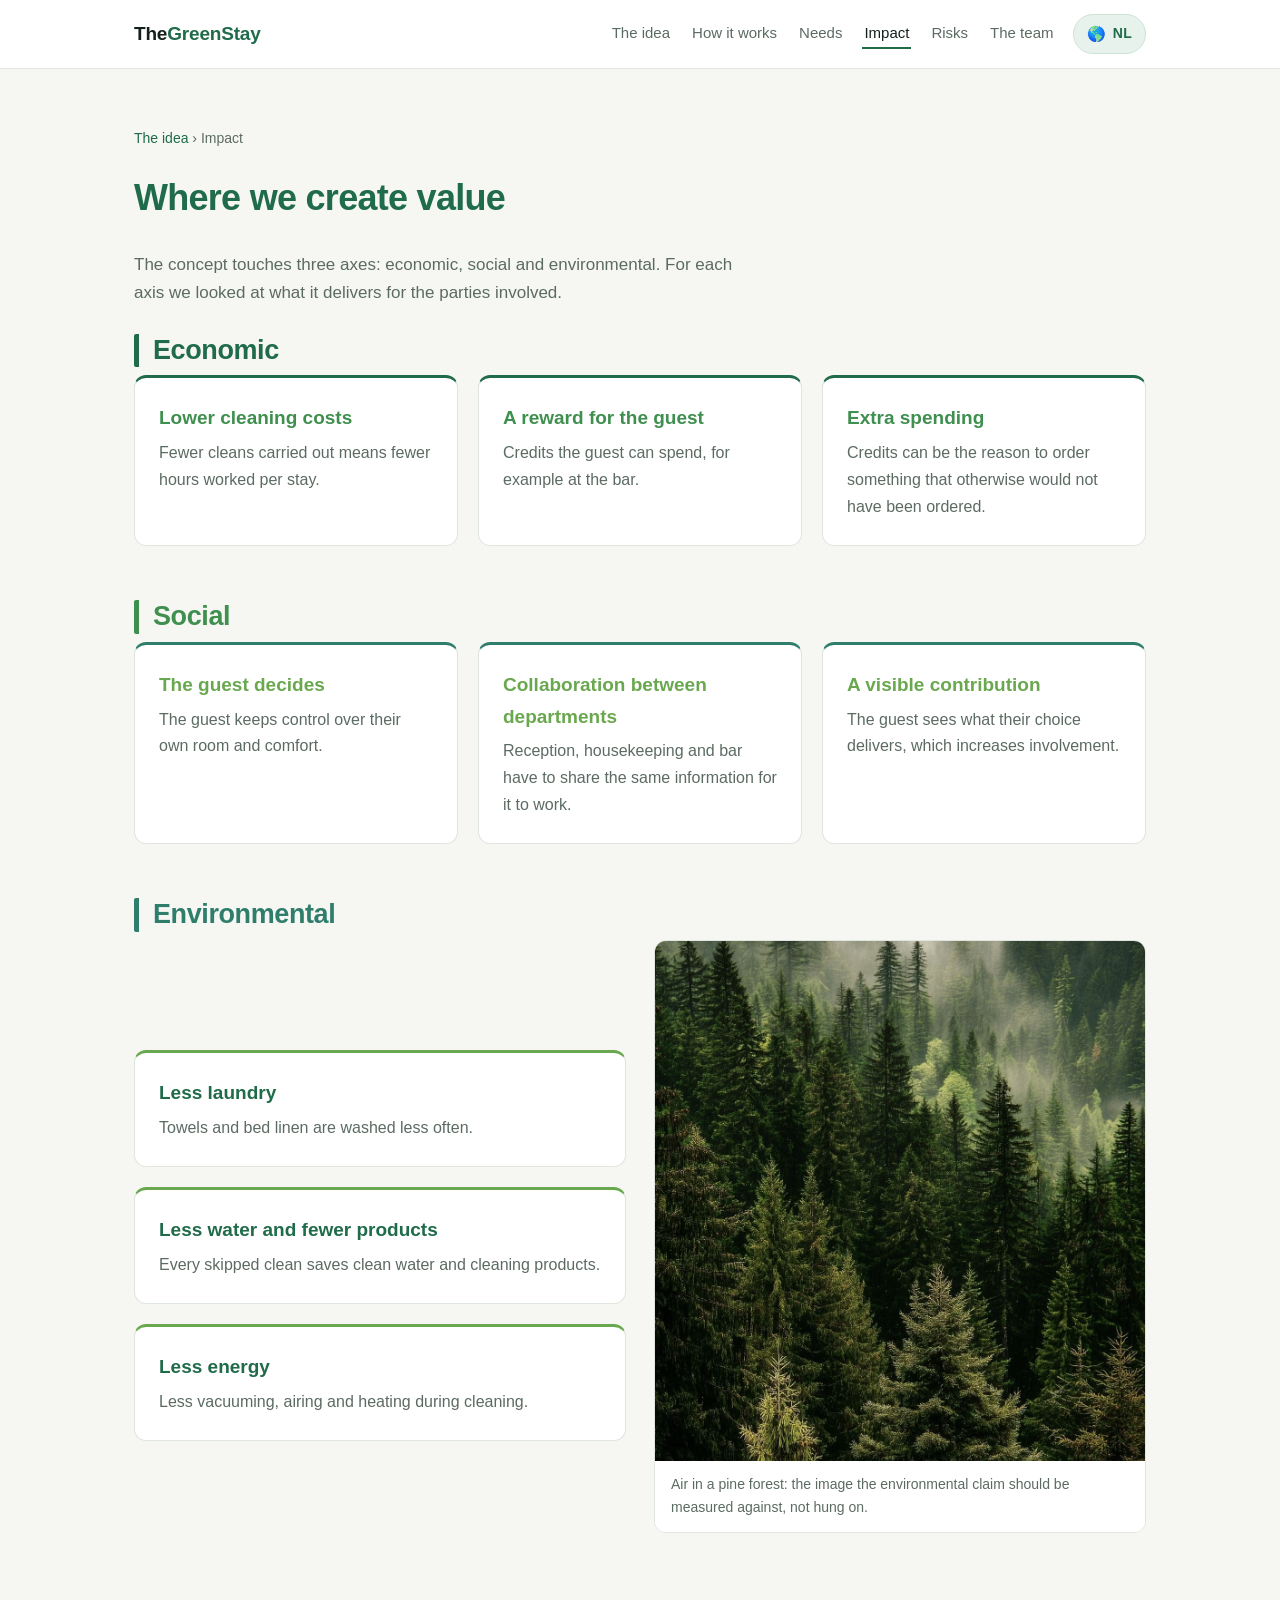
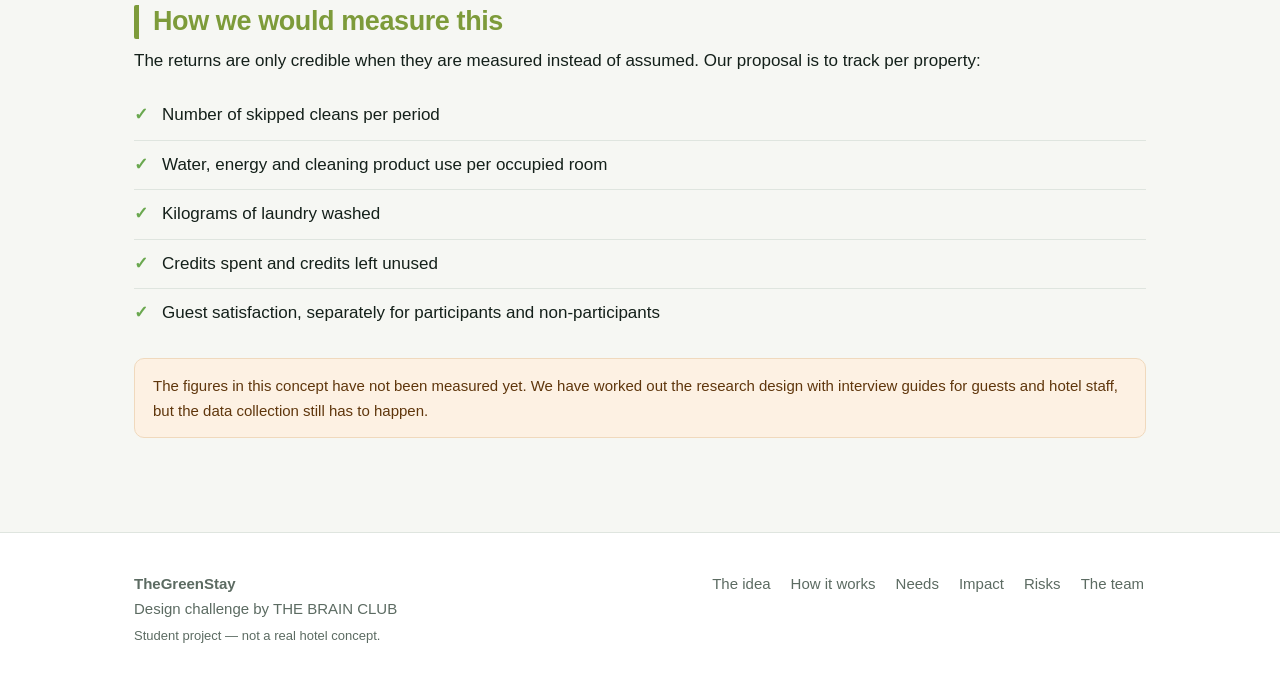
<file: en/impact.html>
<!DOCTYPE html>
<html lang="en">
<head>
<meta charset="utf-8">
<meta name="viewport" content="width=device-width, initial-scale=1">
<title>Impact &middot; TheGreenStay</title>
<meta name="description" content="Economic, social and environmental return of TheGreenStay.">
<link rel="stylesheet" href="../styles.css">
</head>
<body>
<header class="site">
  <div class="wrap">
    <a class="brand" href="index.html">The<span>GreenStay</span></a>
    <div class="rightside">
      <nav aria-label="Main menu">
        <ul>
        <li><a href="index.html">The idea</a></li>
        <li><a href="hoe-het-werkt.html">How it works</a></li>
        <li><a href="behoeften.html">Needs</a></li>
        <li><a href="impact.html" aria-current="page">Impact</a></li>
        <li><a href="risicos.html">Risks</a></li>
        <li><a href="team.html">The team</a></li>
        </ul>
      </nav>
      <a class="langswitch" href="../nl/impact.html" hreflang="nl" title="Switch to Dutch" aria-label="View this page in Dutch">
        <span class="globe" aria-hidden="true">&#127758;</span>NL
      </a>
    </div>
  </div>
</header>
<main>
<div class="wrap">
<p class="crumb"><a href="index.html">The idea</a> &rsaquo; Impact</p>
<h1>Where we create value</h1>
<p class="sectionintro">The concept touches three axes: economic, social and environmental. For each axis we looked at what it delivers for the parties involved.</p>

<section>
  <h2>Economic</h2>
  <div class="grid three">
    <article class="card eco">
      <h3>Lower cleaning costs</h3>
      <p>Fewer cleans carried out means fewer hours worked per stay.</p>
    </article>
    <article class="card eco">
      <h3>A reward for the guest</h3>
      <p>Credits the guest can spend, for example at the bar.</p>
    </article>
    <article class="card eco">
      <h3>Extra spending</h3>
      <p>Credits can be the reason to order something that otherwise would not have been ordered.</p>
    </article>
  </div>
</section>

<section>
  <h2>Social</h2>
  <div class="grid three">
    <article class="card social">
      <h3>The guest decides</h3>
      <p>The guest keeps control over their own room and comfort.</p>
    </article>
    <article class="card social">
      <h3>Collaboration between departments</h3>
      <p>Reception, housekeeping and bar have to share the same information for it to work.</p>
    </article>
    <article class="card social">
      <h3>A visible contribution</h3>
      <p>The guest sees what their choice delivers, which increases involvement.</p>
    </article>
  </div>
</section>

<section>
  <h2>Environmental</h2>
  <div class="split">
    <div>
      <div class="grid" style="grid-template-columns:1fr">
        <article class="card env">
          <h3>Less laundry</h3>
          <p>Towels and bed linen are washed less often.</p>
        </article>
        <article class="card env">
          <h3>Less water and fewer products</h3>
          <p>Every skipped clean saves clean water and cleaning products.</p>
        </article>
        <article class="card env">
          <h3>Less energy</h3>
          <p>Less vacuuming, airing and heating during cleaning.</p>
        </article>
      </div>
    </div>
    <figure class="photo tall"><img src="../img/hero-bos.jpeg" alt="Pine forest in the mist, seen from below" loading="lazy"><figcaption>Air in a pine forest: the image the environmental claim should be measured against, not hung on.</figcaption></figure>
  </div>
</section>

<section>
  <h2>How we would measure this</h2>
  <p>The returns are only credible when they are measured instead of assumed. Our proposal is to track per property:</p>
  <ul class="checklist">
    <li>Number of skipped cleans per period</li>
    <li>Water, energy and cleaning product use per occupied room</li>
    <li>Kilograms of laundry washed</li>
    <li>Credits spent and credits left unused</li>
    <li>Guest satisfaction, separately for participants and non-participants</li>
  </ul>
  <p class="notice warn" style="margin-top:20px">The figures in this concept have not been measured yet. We have worked out the research design with interview guides for guests and hotel staff, but the data collection still has to happen.</p>
</section>
</div>
</main>
<footer class="site">
  <div class="wrap">
    <div>
      <strong>TheGreenStay</strong><br>
      Design challenge by THE BRAIN CLUB<br>
      <span style="font-size:13px">Student project &mdash; not a real hotel concept.</span>
    </div>
    <nav aria-label="Footer menu">
      <ul>
        <li><a href="index.html">The idea</a></li>
        <li><a href="hoe-het-werkt.html">How it works</a></li>
        <li><a href="behoeften.html">Needs</a></li>
        <li><a href="impact.html">Impact</a></li>
        <li><a href="risicos.html">Risks</a></li>
        <li><a href="team.html">The team</a></li>
      </ul>
    </nav>
  </div>
</footer>
</body>
</html>
</file>
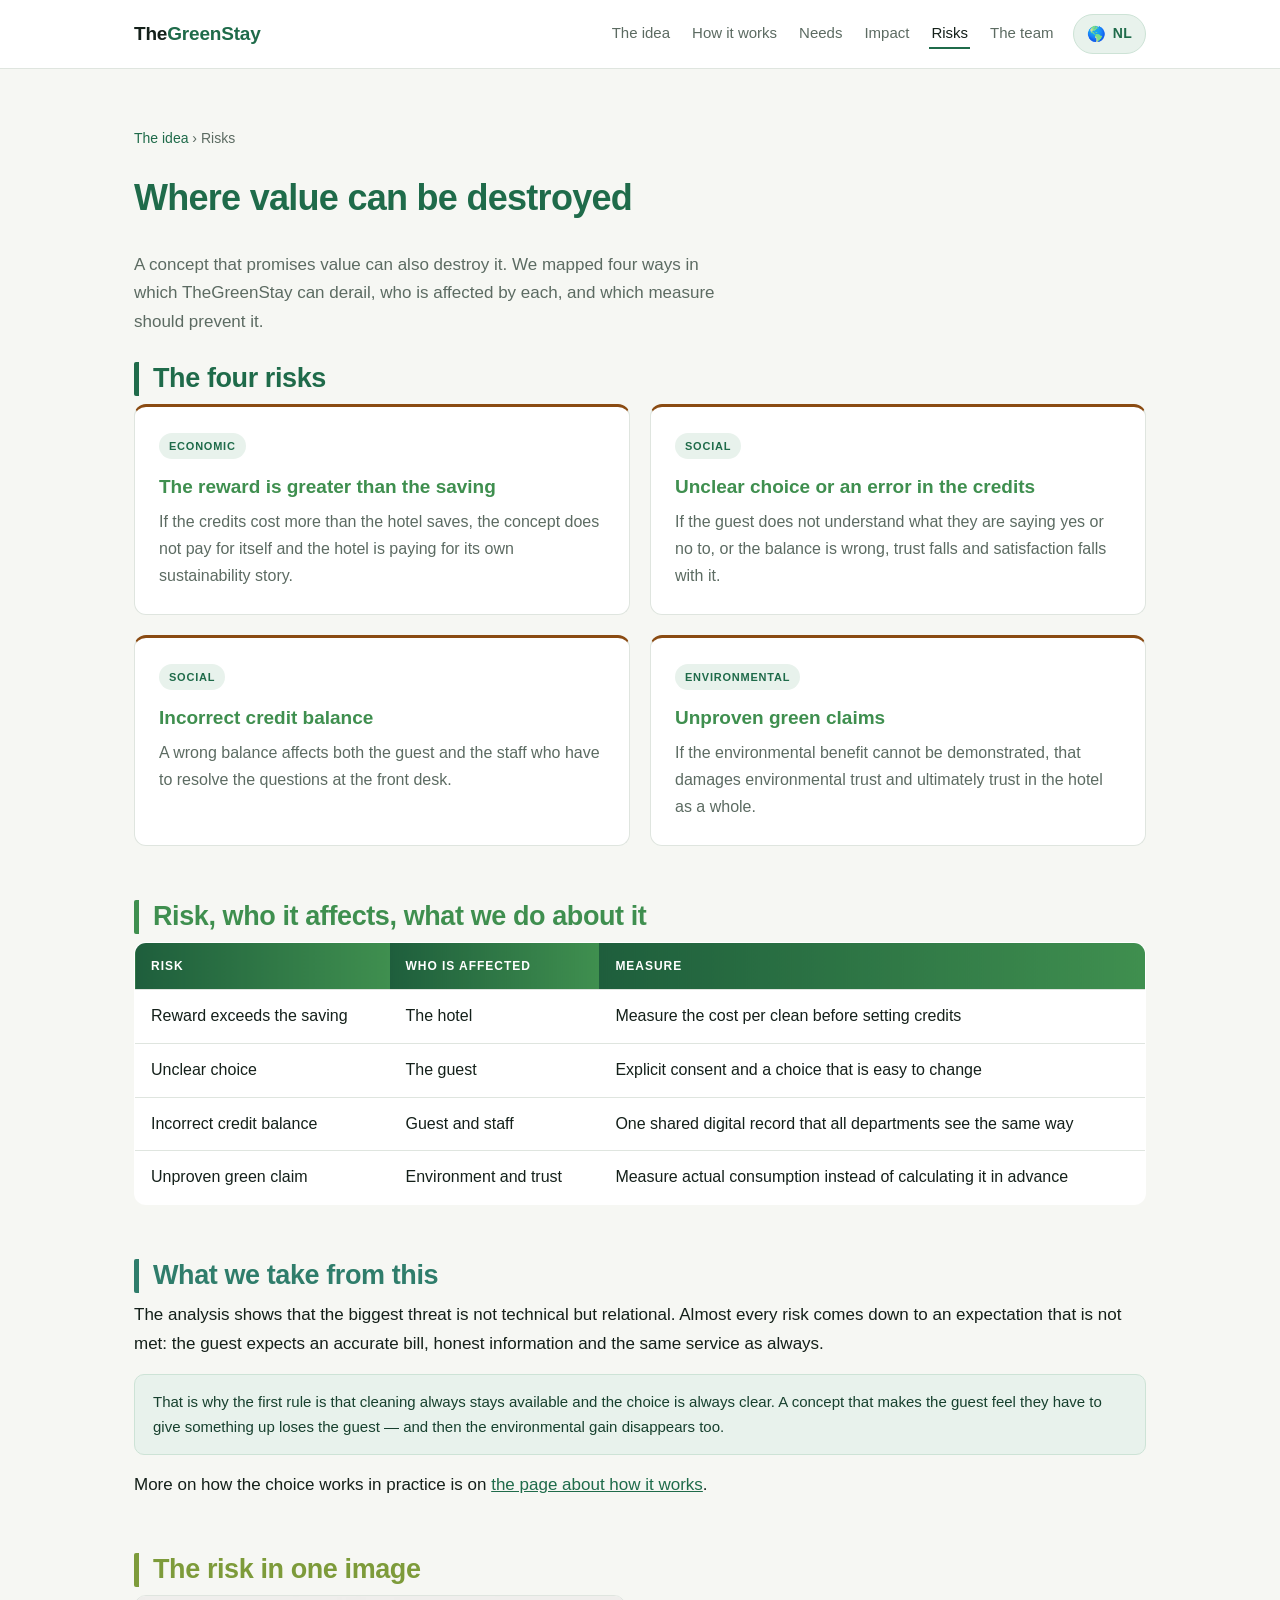
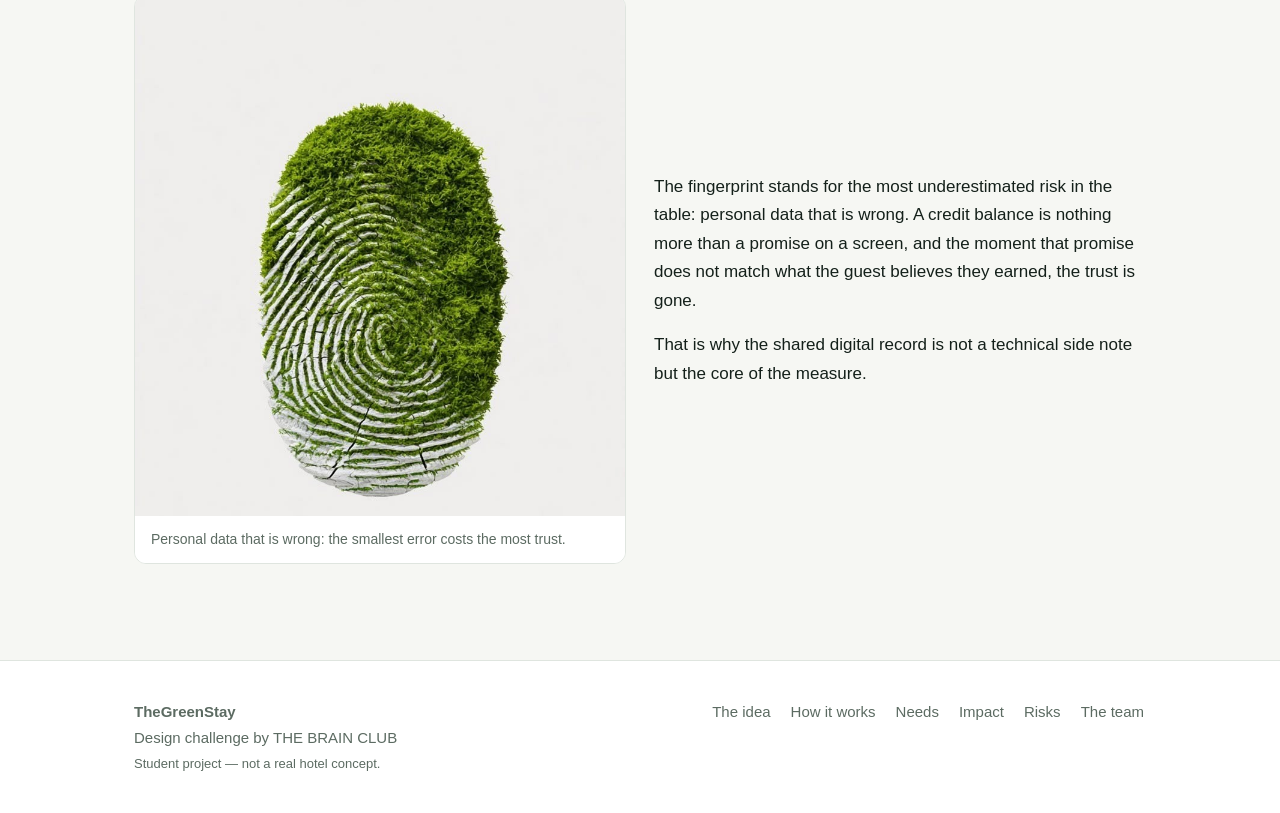
<file: en/risicos.html>
<!DOCTYPE html>
<html lang="en">
<head>
<meta charset="utf-8">
<meta name="viewport" content="width=device-width, initial-scale=1">
<title>Risks &middot; TheGreenStay</title>
<meta name="description" content="Co-destruction analysis: where TheGreenStay can destroy value, and the measures.">
<link rel="stylesheet" href="../styles.css">
</head>
<body>
<header class="site">
  <div class="wrap">
    <a class="brand" href="index.html">The<span>GreenStay</span></a>
    <div class="rightside">
      <nav aria-label="Main menu">
        <ul>
        <li><a href="index.html">The idea</a></li>
        <li><a href="hoe-het-werkt.html">How it works</a></li>
        <li><a href="behoeften.html">Needs</a></li>
        <li><a href="impact.html">Impact</a></li>
        <li><a href="risicos.html" aria-current="page">Risks</a></li>
        <li><a href="team.html">The team</a></li>
        </ul>
      </nav>
      <a class="langswitch" href="../nl/risicos.html" hreflang="nl" title="Switch to Dutch" aria-label="View this page in Dutch">
        <span class="globe" aria-hidden="true">&#127758;</span>NL
      </a>
    </div>
  </div>
</header>
<main>
<div class="wrap">
<p class="crumb"><a href="index.html">The idea</a> &rsaquo; Risks</p>
<h1>Where value can be destroyed</h1>
<p class="sectionintro">A concept that promises value can also destroy it. We mapped four ways in which TheGreenStay can derail, who is affected by each, and which measure should prevent it.</p>

<section>
  <h2>The four risks</h2>
  <div class="grid two">
    <article class="card risk">
      <span class="tag">Economic</span>
      <h3>The reward is greater than the saving</h3>
      <p>If the credits cost more than the hotel saves, the concept does not pay for itself and the hotel is paying for its own sustainability story.</p>
    </article>
    <article class="card risk">
      <span class="tag">Social</span>
      <h3>Unclear choice or an error in the credits</h3>
      <p>If the guest does not understand what they are saying yes or no to, or the balance is wrong, trust falls and satisfaction falls with it.</p>
    </article>
    <article class="card risk">
      <span class="tag">Social</span>
      <h3>Incorrect credit balance</h3>
      <p>A wrong balance affects both the guest and the staff who have to resolve the questions at the front desk.</p>
    </article>
    <article class="card risk">
      <span class="tag">Environmental</span>
      <h3>Unproven green claims</h3>
      <p>If the environmental benefit cannot be demonstrated, that damages environmental trust and ultimately trust in the hotel as a whole.</p>
    </article>
  </div>
</section>

<section>
  <h2>Risk, who it affects, what we do about it</h2>
  <table>
    <thead><tr><th>Risk</th><th>Who is affected</th><th>Measure</th></tr></thead>
    <tbody>
      <tr><td>Reward exceeds the saving</td><td>The hotel</td><td>Measure the cost per clean before setting credits</td></tr>
      <tr><td>Unclear choice</td><td>The guest</td><td>Explicit consent and a choice that is easy to change</td></tr>
      <tr><td>Incorrect credit balance</td><td>Guest and staff</td><td>One shared digital record that all departments see the same way</td></tr>
      <tr><td>Unproven green claim</td><td>Environment and trust</td><td>Measure actual consumption instead of calculating it in advance</td></tr>
    </tbody>
  </table>
</section>

<section>
  <h2>What we take from this</h2>
  <p>The analysis shows that the biggest threat is not technical but relational. Almost every risk comes down to an expectation that is not met: the guest expects an accurate bill, honest information and the same service as always.</p>
  <p class="notice">That is why the first rule is that cleaning always stays available and the choice is always clear. A concept that makes the guest feel they have to give something up loses the guest &mdash; and then the environmental gain disappears too.</p>
  <p>More on how the choice works in practice is on <a href="hoe-het-werkt.html">the page about how it works</a>.</p>
</section>

<section>
  <h2>The risk in one image</h2>
  <div class="split">
    <figure class="photo tall"><img src="../img/vingerafdruk.jpeg" alt="A fingerprint of moss on a cross-section of a tree trunk" loading="lazy"><figcaption>Personal data that is wrong: the smallest error costs the most trust.</figcaption></figure>
    <div>
      <p>The fingerprint stands for the most underestimated risk in the table: personal data that is wrong. A credit balance is nothing more than a promise on a screen, and the moment that promise does not match what the guest believes they earned, the trust is gone.</p>
      <p>That is why the shared digital record is not a technical side note but the core of the measure.</p>
    </div>
  </div>
</section>
</div>
</main>
<footer class="site">
  <div class="wrap">
    <div>
      <strong>TheGreenStay</strong><br>
      Design challenge by THE BRAIN CLUB<br>
      <span style="font-size:13px">Student project &mdash; not a real hotel concept.</span>
    </div>
    <nav aria-label="Footer menu">
      <ul>
        <li><a href="index.html">The idea</a></li>
        <li><a href="hoe-het-werkt.html">How it works</a></li>
        <li><a href="behoeften.html">Needs</a></li>
        <li><a href="impact.html">Impact</a></li>
        <li><a href="risicos.html">Risks</a></li>
        <li><a href="team.html">The team</a></li>
      </ul>
    </nav>
  </div>
</footer>
</body>
</html>
</file>
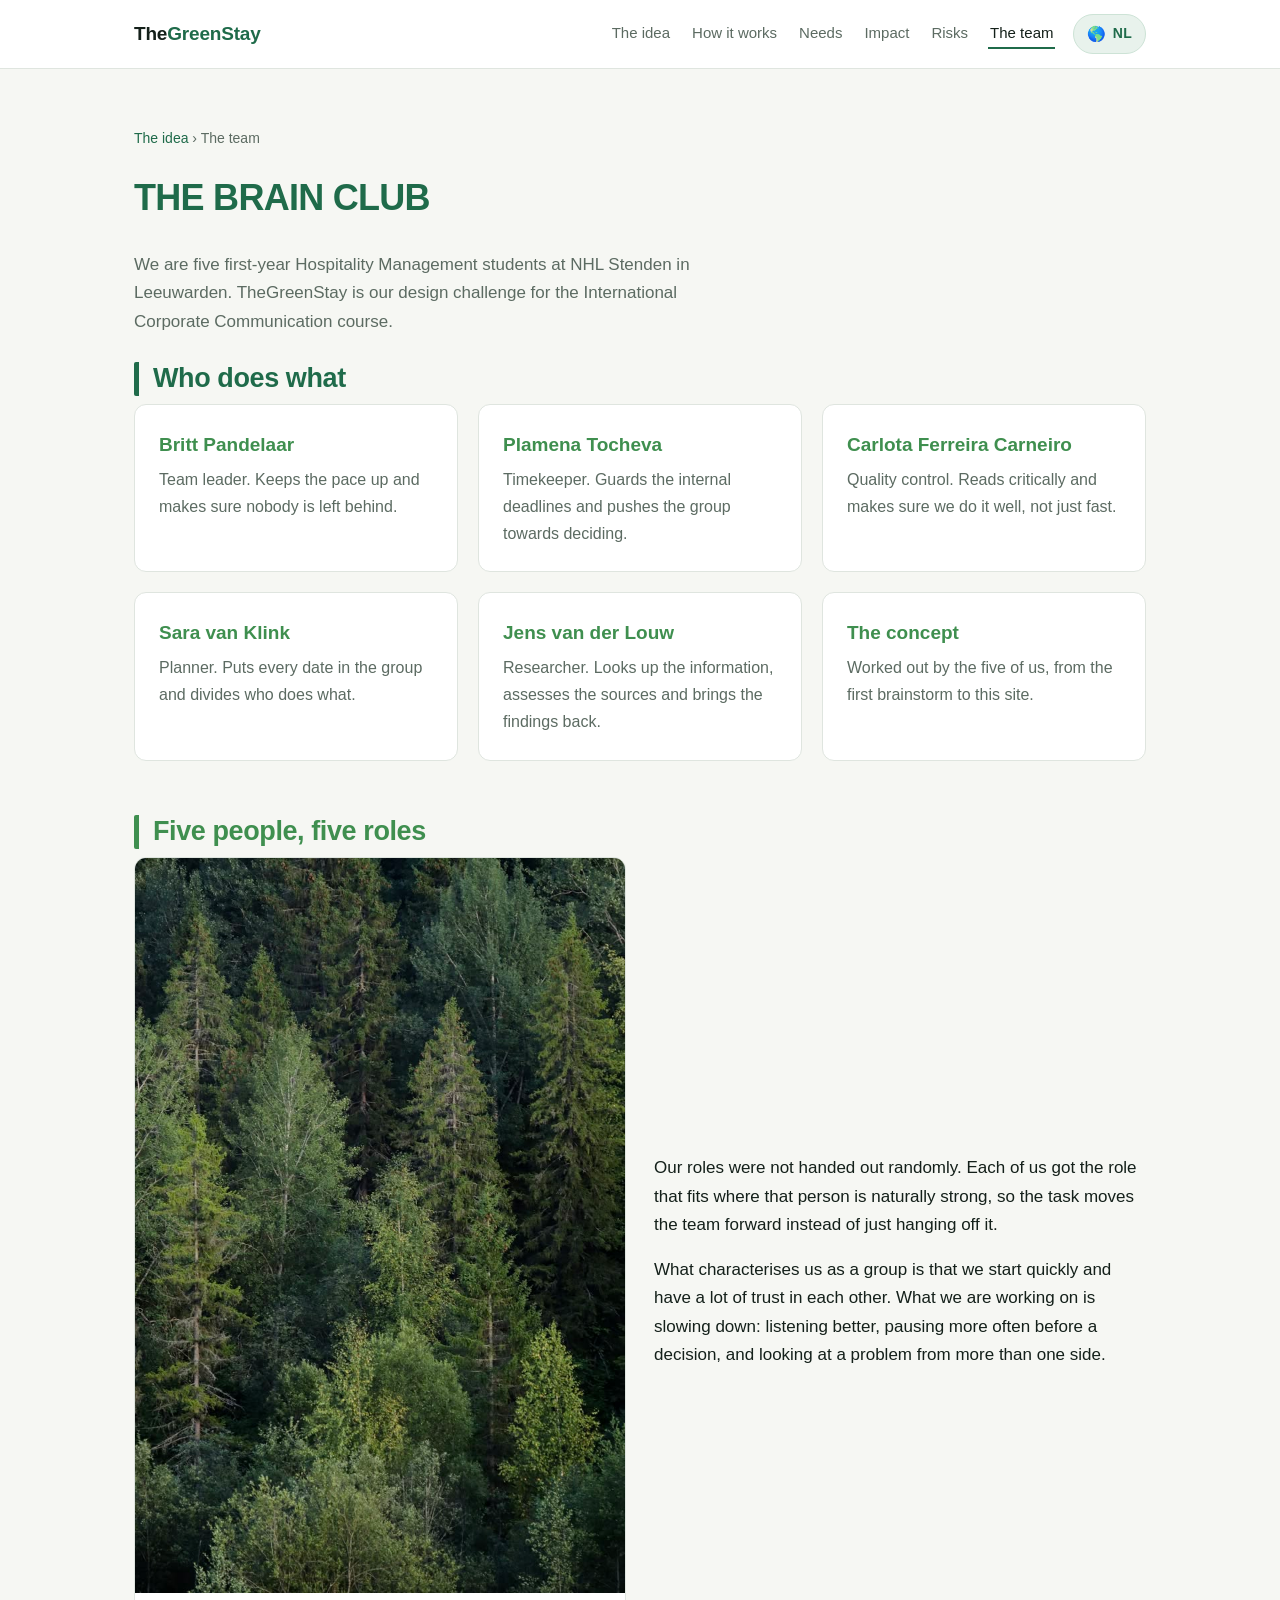
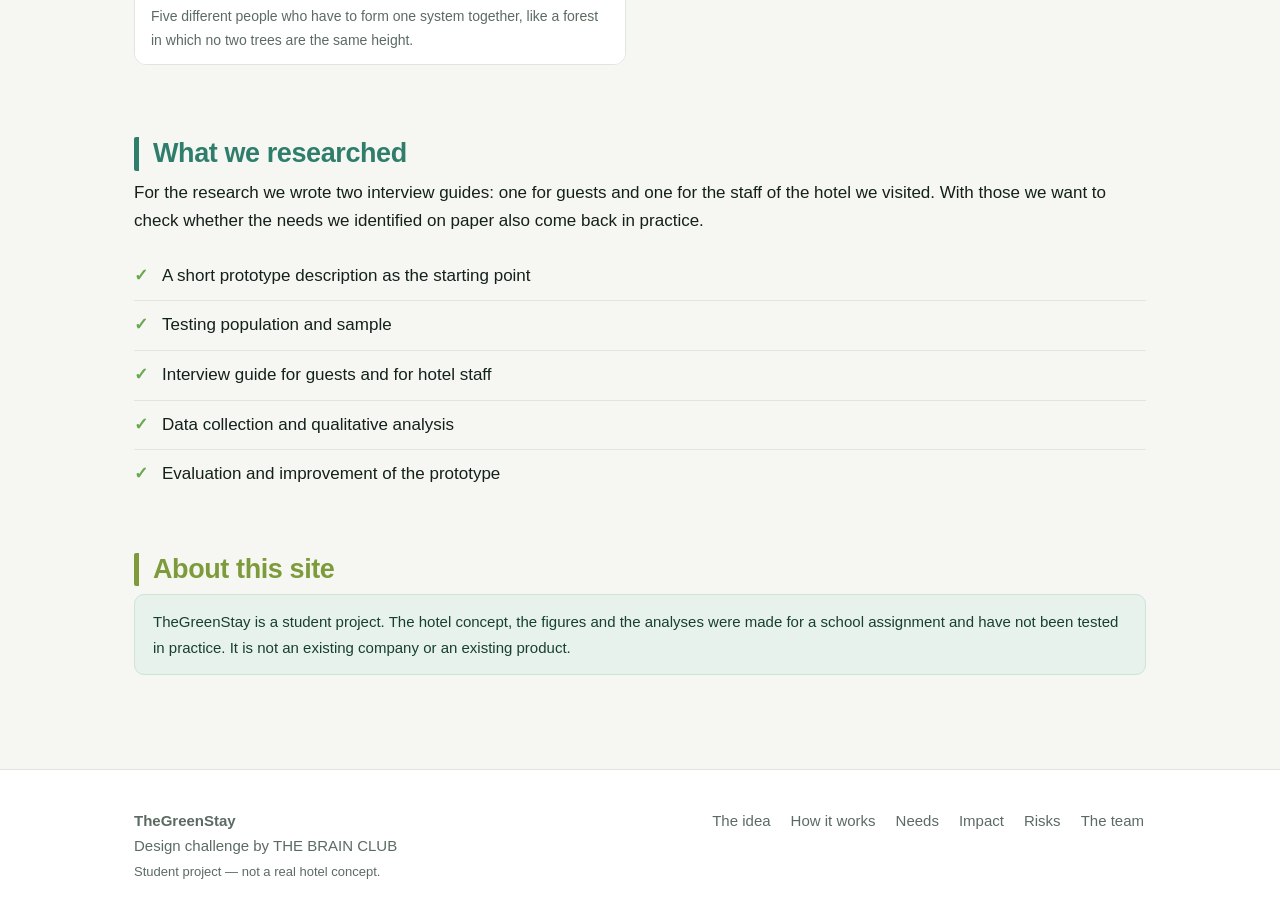
<file: en/team.html>
<!DOCTYPE html>
<html lang="en">
<head>
<meta charset="utf-8">
<meta name="viewport" content="width=device-width, initial-scale=1">
<title>The team &middot; TheGreenStay</title>
<meta name="description" content="THE BRAIN CLUB: the five students behind TheGreenStay.">
<link rel="stylesheet" href="../styles.css">
</head>
<body>
<header class="site">
  <div class="wrap">
    <a class="brand" href="index.html">The<span>GreenStay</span></a>
    <div class="rightside">
      <nav aria-label="Main menu">
        <ul>
        <li><a href="index.html">The idea</a></li>
        <li><a href="hoe-het-werkt.html">How it works</a></li>
        <li><a href="behoeften.html">Needs</a></li>
        <li><a href="impact.html">Impact</a></li>
        <li><a href="risicos.html">Risks</a></li>
        <li><a href="team.html" aria-current="page">The team</a></li>
        </ul>
      </nav>
      <a class="langswitch" href="../nl/team.html" hreflang="nl" title="Switch to Dutch" aria-label="View this page in Dutch">
        <span class="globe" aria-hidden="true">&#127758;</span>NL
      </a>
    </div>
  </div>
</header>
<main>
<div class="wrap">
<p class="crumb"><a href="index.html">The idea</a> &rsaquo; The team</p>
<h1>THE BRAIN CLUB</h1>
<p class="sectionintro">We are five first-year Hospitality Management students at NHL Stenden in Leeuwarden. TheGreenStay is our design challenge for the International Corporate Communication course.</p>

<section>
  <h2>Who does what</h2>
  <div class="grid three">
    <article class="card"><h3>Britt Pandelaar</h3><p>Team leader. Keeps the pace up and makes sure nobody is left behind.</p></article>
    <article class="card"><h3>Plamena Tocheva</h3><p>Timekeeper. Guards the internal deadlines and pushes the group towards deciding.</p></article>
    <article class="card"><h3>Carlota Ferreira Carneiro</h3><p>Quality control. Reads critically and makes sure we do it well, not just fast.</p></article>
    <article class="card"><h3>Sara van Klink</h3><p>Planner. Puts every date in the group and divides who does what.</p></article>
    <article class="card"><h3>Jens van der Louw</h3><p>Researcher. Looks up the information, assesses the sources and brings the findings back.</p></article>
    <article class="card"><h3>The concept</h3><p>Worked out by the five of us, from the first brainstorm to this site.</p></article>
  </div>
</section>

<section>
  <h2>Five people, five roles</h2>
  <div class="split">
    <figure class="photo"><img src="../img/bos.jpeg" alt="Different tree species in a dense forest" loading="lazy"><figcaption>Five different people who have to form one system together, like a forest in which no two trees are the same height.</figcaption></figure>
    <div>
      <p>Our roles were not handed out randomly. Each of us got the role that fits where that person is naturally strong, so the task moves the team forward instead of just hanging off it.</p>
      <p>What characterises us as a group is that we start quickly and have a lot of trust in each other. What we are working on is slowing down: listening better, pausing more often before a decision, and looking at a problem from more than one side.</p>
    </div>
  </div>
</section>

<section>
  <h2>What we researched</h2>
  <p>For the research we wrote two interview guides: one for guests and one for the staff of the hotel we visited. With those we want to check whether the needs we identified on paper also come back in practice.</p>
  <ul class="checklist">
    <li>A short prototype description as the starting point</li>
    <li>Testing population and sample</li>
    <li>Interview guide for guests and for hotel staff</li>
    <li>Data collection and qualitative analysis</li>
    <li>Evaluation and improvement of the prototype</li>
  </ul>
</section>

<section>
  <h2>About this site</h2>
  <p class="notice">TheGreenStay is a student project. The hotel concept, the figures and the analyses were made for a school assignment and have not been tested in practice. It is not an existing company or an existing product.</p>
</section>
</div>
</main>
<footer class="site">
  <div class="wrap">
    <div>
      <strong>TheGreenStay</strong><br>
      Design challenge by THE BRAIN CLUB<br>
      <span style="font-size:13px">Student project &mdash; not a real hotel concept.</span>
    </div>
    <nav aria-label="Footer menu">
      <ul>
        <li><a href="index.html">The idea</a></li>
        <li><a href="hoe-het-werkt.html">How it works</a></li>
        <li><a href="behoeften.html">Needs</a></li>
        <li><a href="impact.html">Impact</a></li>
        <li><a href="risicos.html">Risks</a></li>
        <li><a href="team.html">The team</a></li>
      </ul>
    </nav>
  </div>
</footer>
</body>
</html>
</file>
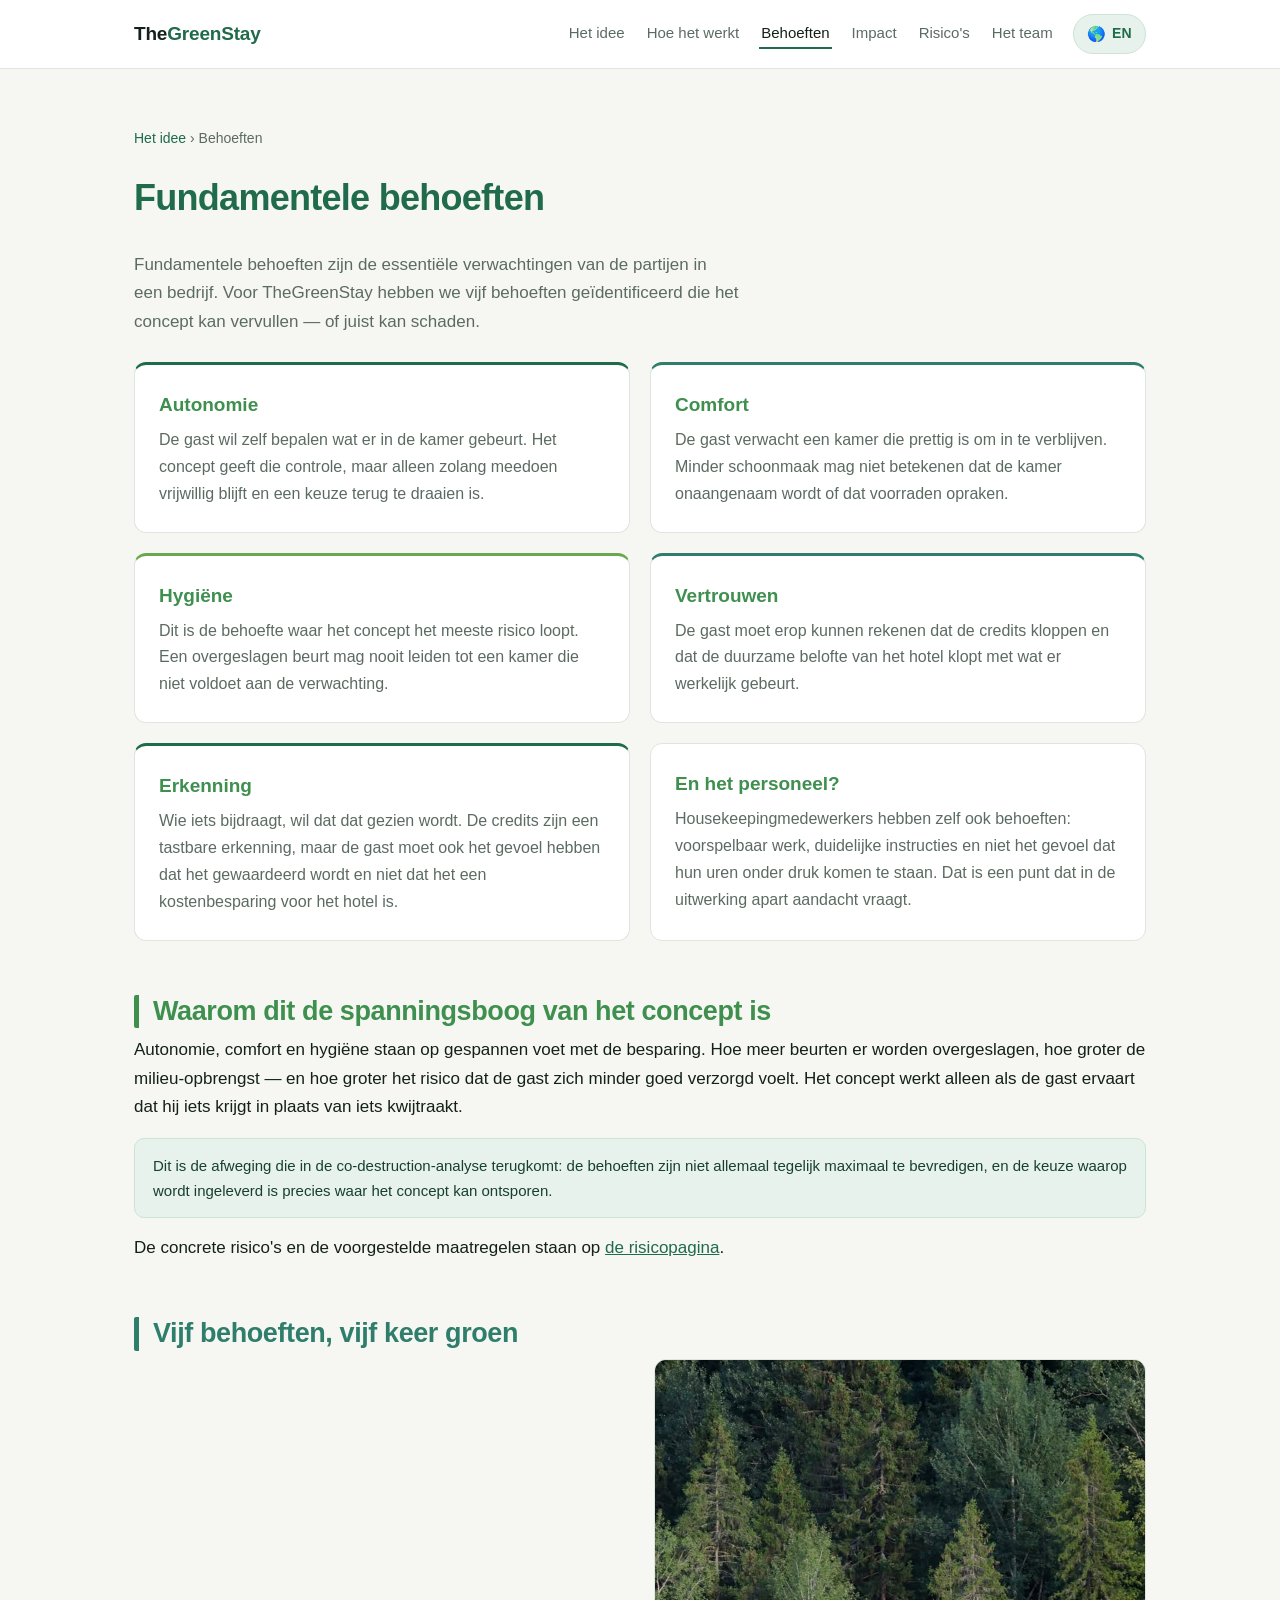
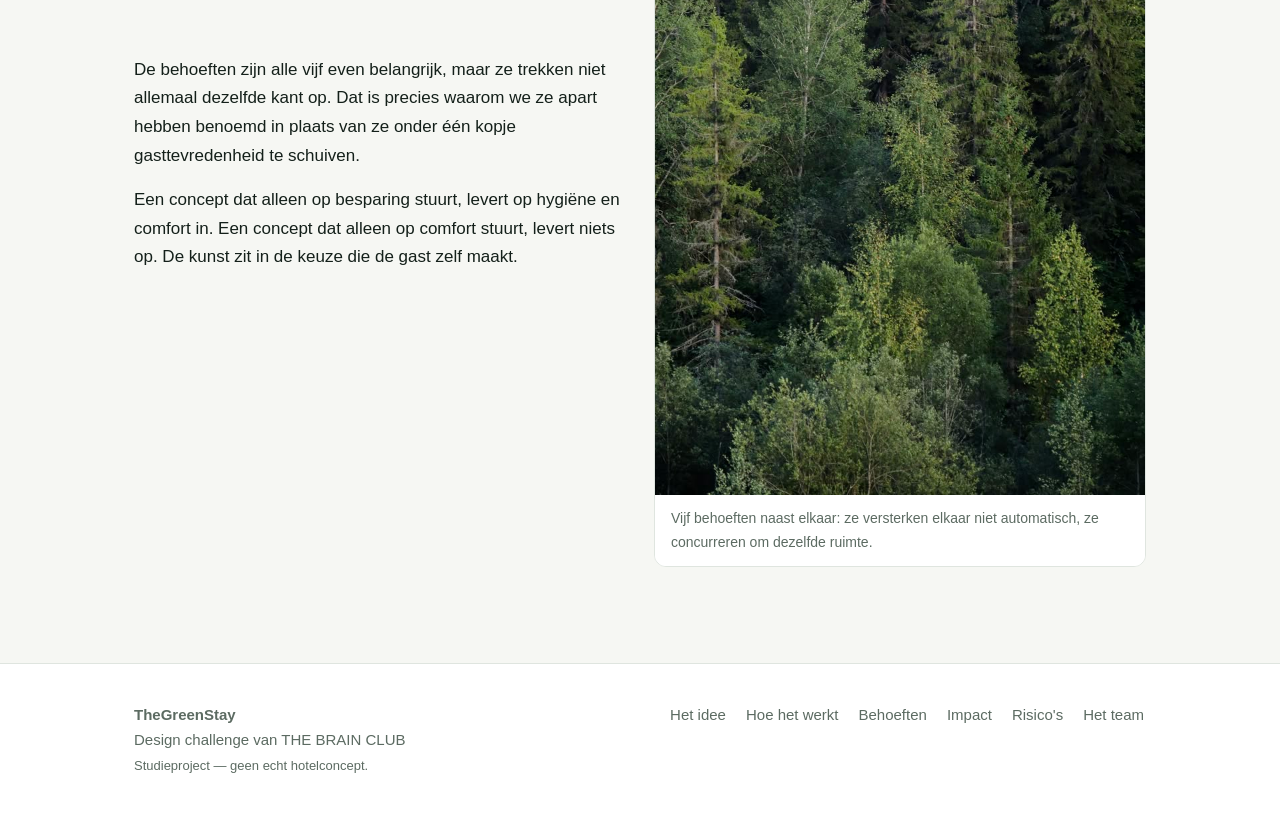
<file: nl/behoeften.html>
<!DOCTYPE html>
<html lang="nl">
<head>
<meta charset="utf-8">
<meta name="viewport" content="width=device-width, initial-scale=1">
<title>Behoeften &middot; TheGreenStay</title>
<meta name="description" content="Vijf fundamentele behoeften die TheGreenStay raakt, in positieve en negatieve zin.">
<link rel="stylesheet" href="../styles.css">
</head>
<body>
<header class="site">
  <div class="wrap">
    <a class="brand" href="index.html">The<span>GreenStay</span></a>
    <div class="rightside">
      <nav aria-label="Hoofdmenu">
        <ul>
        <li><a href="index.html">Het idee</a></li>
        <li><a href="hoe-het-werkt.html">Hoe het werkt</a></li>
        <li><a href="behoeften.html" aria-current="page">Behoeften</a></li>
        <li><a href="impact.html">Impact</a></li>
        <li><a href="risicos.html">Risico&#39;s</a></li>
        <li><a href="team.html">Het team</a></li>
        </ul>
      </nav>
      <a class="langswitch" href="../en/behoeften.html" hreflang="en" title="Schakel naar Engels" aria-label="Bekijk deze pagina in het Engels">
        <span class="globe" aria-hidden="true">&#127758;</span>EN
      </a>
    </div>
  </div>
</header>
<main>
<div class="wrap">
<p class="crumb"><a href="index.html">Het idee</a> &rsaquo; Behoeften</p>
<h1>Fundamentele behoeften</h1>
<p class="sectionintro">Fundamentele behoeften zijn de essenti&euml;le verwachtingen van de partijen in een bedrijf. Voor TheGreenStay hebben we vijf behoeften ge&iuml;dentificeerd die het concept kan vervullen &mdash; of juist kan schaden.</p>

<section>
  <div class="grid two">
    <article class="card eco">
      <h3>Autonomie</h3>
      <p>De gast wil zelf bepalen wat er in de kamer gebeurt. Het concept geeft die controle, maar alleen zolang meedoen vrijwillig blijft en een keuze terug te draaien is.</p>
    </article>
    <article class="card social">
      <h3>Comfort</h3>
      <p>De gast verwacht een kamer die prettig is om in te verblijven. Minder schoonmaak mag niet betekenen dat de kamer onaangenaam wordt of dat voorraden opraken.</p>
    </article>
    <article class="card env">
      <h3>Hygi&euml;ne</h3>
      <p>Dit is de behoefte waar het concept het meeste risico loopt. Een overgeslagen beurt mag nooit leiden tot een kamer die niet voldoet aan de verwachting.</p>
    </article>
    <article class="card social">
      <h3>Vertrouwen</h3>
      <p>De gast moet erop kunnen rekenen dat de credits kloppen en dat de duurzame belofte van het hotel klopt met wat er werkelijk gebeurt.</p>
    </article>
    <article class="card eco">
      <h3>Erkenning</h3>
      <p>Wie iets bijdraagt, wil dat dat gezien wordt. De credits zijn een tastbare erkenning, maar de gast moet ook het gevoel hebben dat het gewaardeerd wordt en niet dat het een kostenbesparing voor het hotel is.</p>
    </article>
    <article class="card">
      <h3>En het personeel?</h3>
      <p>Housekeepingmedewerkers hebben zelf ook behoeften: voorspelbaar werk, duidelijke instructies en niet het gevoel dat hun uren onder druk komen te staan. Dat is een punt dat in de uitwerking apart aandacht vraagt.</p>
    </article>
  </div>
</section>

<section>
  <h2>Waarom dit de spanningsboog van het concept is</h2>
  <p>Autonomie, comfort en hygi&euml;ne staan op gespannen voet met de besparing. Hoe meer beurten er worden overgeslagen, hoe groter de milieu-opbrengst &mdash; en hoe groter het risico dat de gast zich minder goed verzorgd voelt. Het concept werkt alleen als de gast ervaart dat hij iets krijgt in plaats van iets kwijtraakt.</p>
  <p class="notice">Dit is de afweging die in de co-destruction-analyse terugkomt: de behoeften zijn niet allemaal tegelijk maximaal te bevredigen, en de keuze waarop wordt ingeleverd is precies waar het concept kan ontsporen.</p>
  <p>De concrete risico's en de voorgestelde maatregelen staan op <a href="risicos.html">de risicopagina</a>.</p>
</section>

<section>
  <h2>Vijf behoeften, vijf keer groen</h2>
  <div class="split">
    <div>
      <p>De behoeften zijn alle vijf even belangrijk, maar ze trekken niet allemaal dezelfde kant op. Dat is precies waarom we ze apart hebben benoemd in plaats van ze onder &eacute;&eacute;n kopje gasttevredenheid te schuiven.</p>
      <p>Een concept dat alleen op besparing stuurt, levert op hygi&euml;ne en comfort in. Een concept dat alleen op comfort stuurt, levert niets op. De kunst zit in de keuze die de gast zelf maakt.</p>
    </div>
    <figure class="photo"><img src="../img/bos.jpeg" alt="Dicht bos met verschillende boomsoorten naast elkaar" loading="lazy"><figcaption>Vijf behoeften naast elkaar: ze versterken elkaar niet automatisch, ze concurreren om dezelfde ruimte.</figcaption></figure>
  </div>
</section>
</div>
</main>
<footer class="site">
  <div class="wrap">
    <div>
      <strong>TheGreenStay</strong><br>
      Design challenge van THE BRAIN CLUB<br>
      <span style="font-size:13px">Studieproject &mdash; geen echt hotelconcept.</span>
    </div>
    <nav aria-label="Voetmenu">
      <ul>
        <li><a href="index.html">Het idee</a></li>
        <li><a href="hoe-het-werkt.html">Hoe het werkt</a></li>
        <li><a href="behoeften.html">Behoeften</a></li>
        <li><a href="impact.html">Impact</a></li>
        <li><a href="risicos.html">Risico&#39;s</a></li>
        <li><a href="team.html">Het team</a></li>
      </ul>
    </nav>
  </div>
</footer>
</body>
</html>
</file>
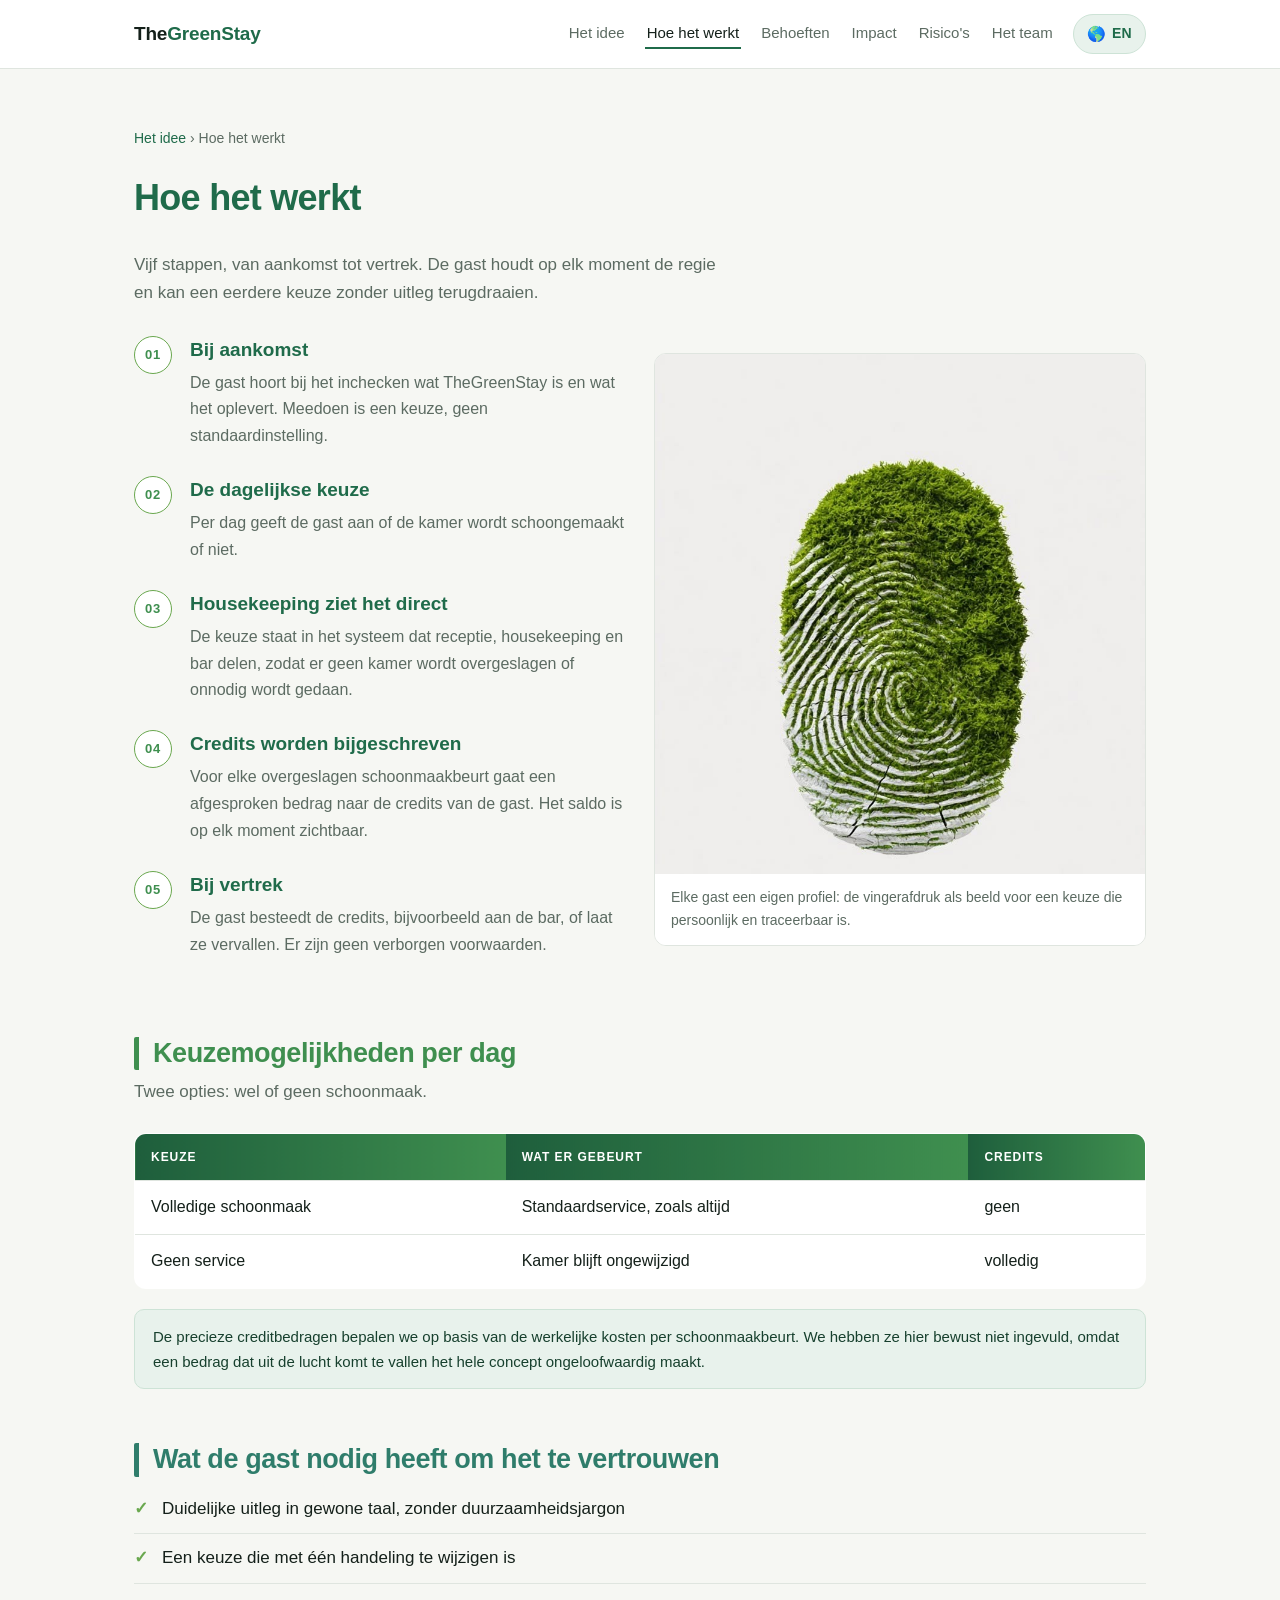
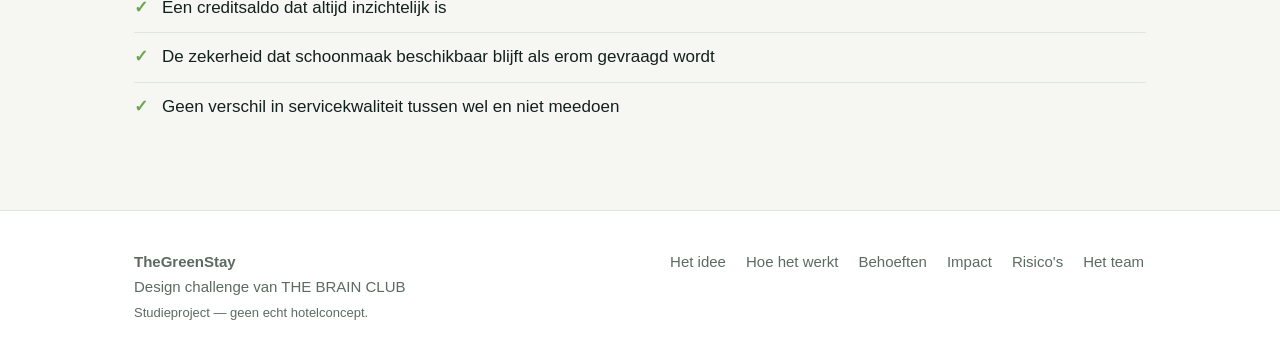
<file: nl/hoe-het-werkt.html>
<!DOCTYPE html>
<html lang="nl">
<head>
<meta charset="utf-8">
<meta name="viewport" content="width=device-width, initial-scale=1">
<title>Hoe het werkt &middot; TheGreenStay</title>
<meta name="description" content="Van de keuze bij het inchecken tot de credits op de rekening.">
<link rel="stylesheet" href="../styles.css">
</head>
<body>
<header class="site">
  <div class="wrap">
    <a class="brand" href="index.html">The<span>GreenStay</span></a>
    <div class="rightside">
      <nav aria-label="Hoofdmenu">
        <ul>
        <li><a href="index.html">Het idee</a></li>
        <li><a href="hoe-het-werkt.html" aria-current="page">Hoe het werkt</a></li>
        <li><a href="behoeften.html">Behoeften</a></li>
        <li><a href="impact.html">Impact</a></li>
        <li><a href="risicos.html">Risico&#39;s</a></li>
        <li><a href="team.html">Het team</a></li>
        </ul>
      </nav>
      <a class="langswitch" href="../en/hoe-het-werkt.html" hreflang="en" title="Schakel naar Engels" aria-label="Bekijk deze pagina in het Engels">
        <span class="globe" aria-hidden="true">&#127758;</span>EN
      </a>
    </div>
  </div>
</header>
<main>
<div class="wrap">
<p class="crumb"><a href="index.html">Het idee</a> &rsaquo; Hoe het werkt</p>
<h1>Hoe het werkt</h1>
<p class="sectionintro">Vijf stappen, van aankomst tot vertrek. De gast houdt op elk moment de regie en kan een eerdere keuze zonder uitleg terugdraaien.</p>

<section>
  <div class="split">
    <div>
      <ol class="steps">
        <li><h3>Bij aankomst</h3><p>De gast hoort bij het inchecken wat TheGreenStay is en wat het oplevert. Meedoen is een keuze, geen standaardinstelling.</p></li>
        <li><h3>De dagelijkse keuze</h3><p>Per dag geeft de gast aan of de kamer wordt schoongemaakt of niet.</p></li>
        <li><h3>Housekeeping ziet het direct</h3><p>De keuze staat in het systeem dat receptie, housekeeping en bar delen, zodat er geen kamer wordt overgeslagen of onnodig wordt gedaan.</p></li>
        <li><h3>Credits worden bijgeschreven</h3><p>Voor elke overgeslagen schoonmaakbeurt gaat een afgesproken bedrag naar de credits van de gast. Het saldo is op elk moment zichtbaar.</p></li>
        <li><h3>Bij vertrek</h3><p>De gast besteedt de credits, bijvoorbeeld aan de bar, of laat ze vervallen. Er zijn geen verborgen voorwaarden.</p></li>
      </ol>
    </div>
    <figure class="photo tall"><img src="../img/vingerafdruk.jpeg" alt="Een vingerafdruk van mos op een doorsnede van een boomstam" loading="lazy"><figcaption>Elke gast een eigen profiel: de vingerafdruk als beeld voor een keuze die persoonlijk en traceerbaar is.</figcaption></figure>
  </div>
</section>

<section>
  <h2>Keuzemogelijkheden per dag</h2>
  <p class="sectionintro">Twee opties: wel of geen schoonmaak.</p>
  <table>
    <thead><tr><th>Keuze</th><th>Wat er gebeurt</th><th>Credits</th></tr></thead>
    <tbody>
      <tr><td>Volledige schoonmaak</td><td>Standaardservice, zoals altijd</td><td>geen</td></tr>
      <tr><td>Geen service</td><td>Kamer blijft ongewijzigd</td><td>volledig</td></tr>
    </tbody>
  </table>
  <p class="notice" style="margin-top:20px">De precieze creditbedragen bepalen we op basis van de werkelijke kosten per schoonmaakbeurt. We hebben ze hier bewust niet ingevuld, omdat een bedrag dat uit de lucht komt te vallen het hele concept ongeloofwaardig maakt.</p>
</section>

<section>
  <h2>Wat de gast nodig heeft om het te vertrouwen</h2>
  <ul class="checklist">
    <li>Duidelijke uitleg in gewone taal, zonder duurzaamheidsjargon</li>
    <li>Een keuze die met &eacute;&eacute;n handeling te wijzigen is</li>
    <li>Een creditsaldo dat altijd inzichtelijk is</li>
    <li>De zekerheid dat schoonmaak beschikbaar blijft als erom gevraagd wordt</li>
    <li>Geen verschil in servicekwaliteit tussen wel en niet meedoen</li>
  </ul>
</section>
</div>
</main>
<footer class="site">
  <div class="wrap">
    <div>
      <strong>TheGreenStay</strong><br>
      Design challenge van THE BRAIN CLUB<br>
      <span style="font-size:13px">Studieproject &mdash; geen echt hotelconcept.</span>
    </div>
    <nav aria-label="Voetmenu">
      <ul>
        <li><a href="index.html">Het idee</a></li>
        <li><a href="hoe-het-werkt.html">Hoe het werkt</a></li>
        <li><a href="behoeften.html">Behoeften</a></li>
        <li><a href="impact.html">Impact</a></li>
        <li><a href="risicos.html">Risico&#39;s</a></li>
        <li><a href="team.html">Het team</a></li>
      </ul>
    </nav>
  </div>
</footer>
</body>
</html>
</file>
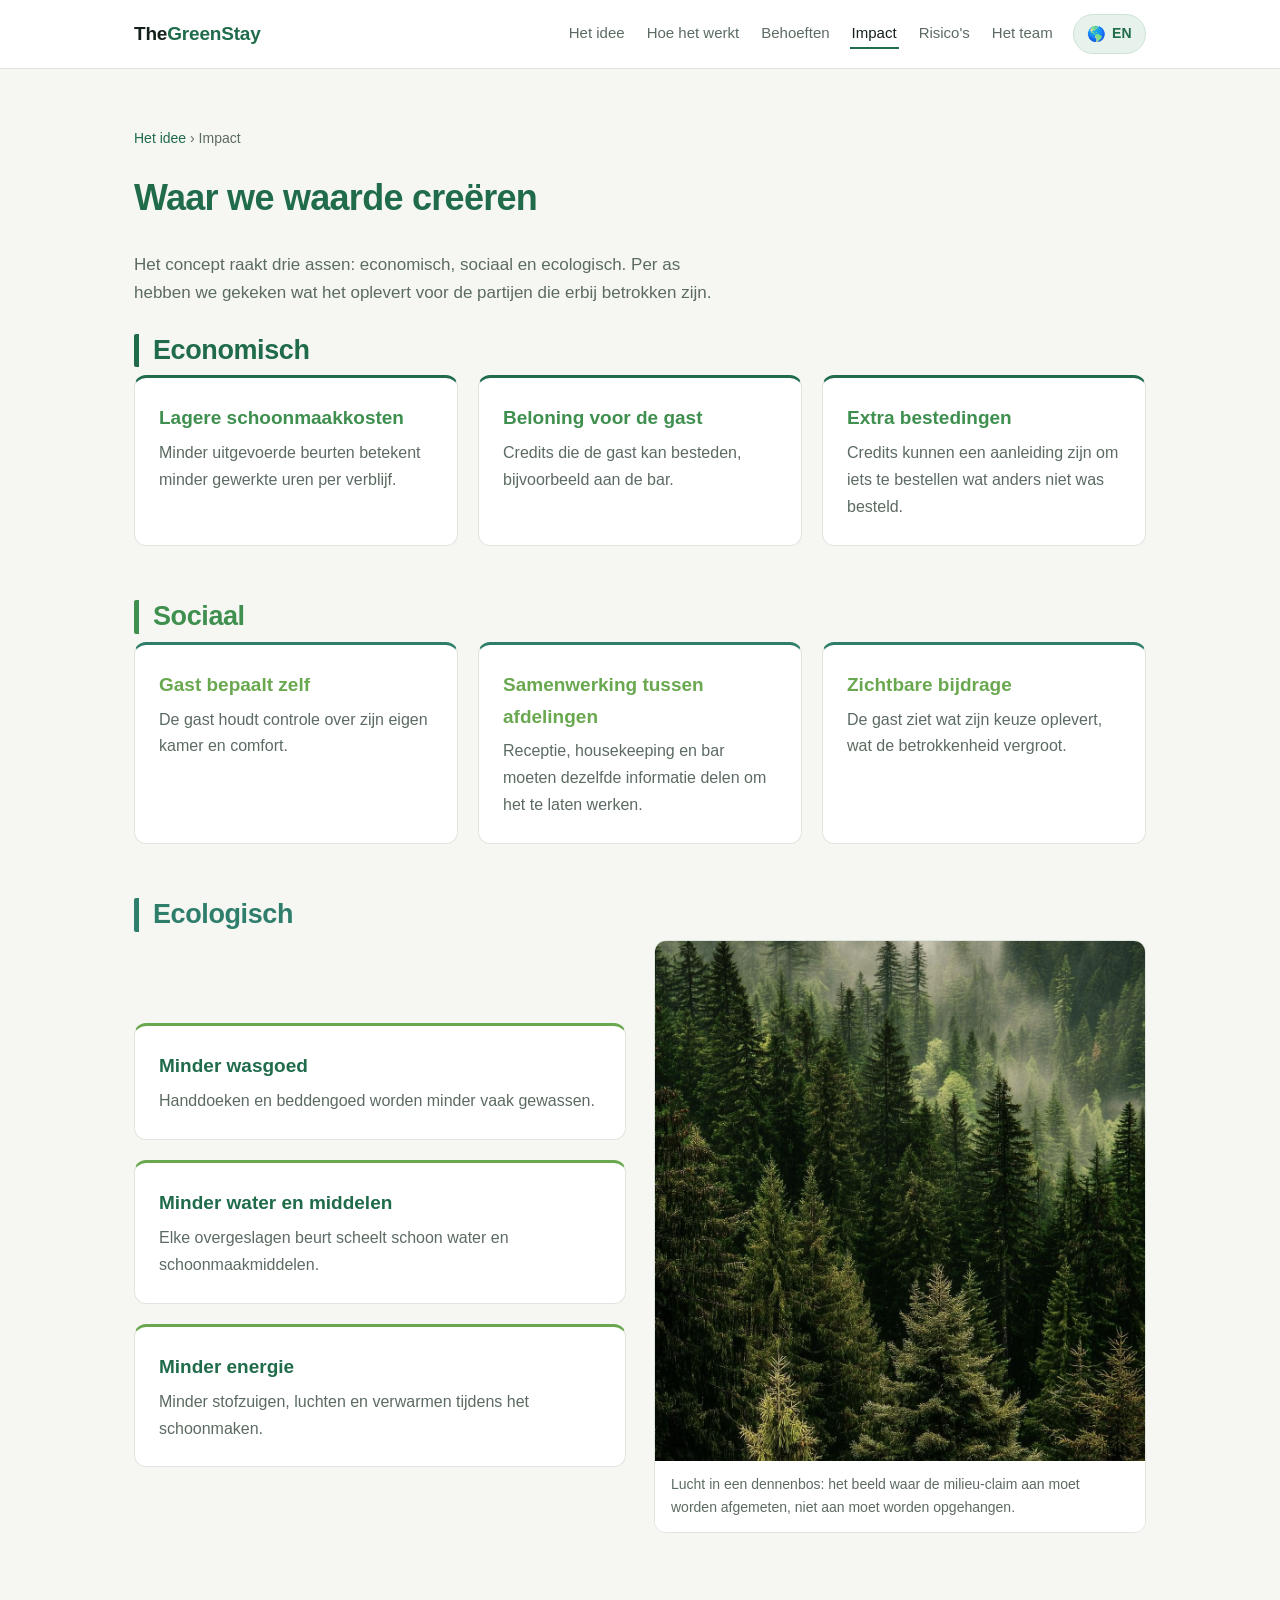
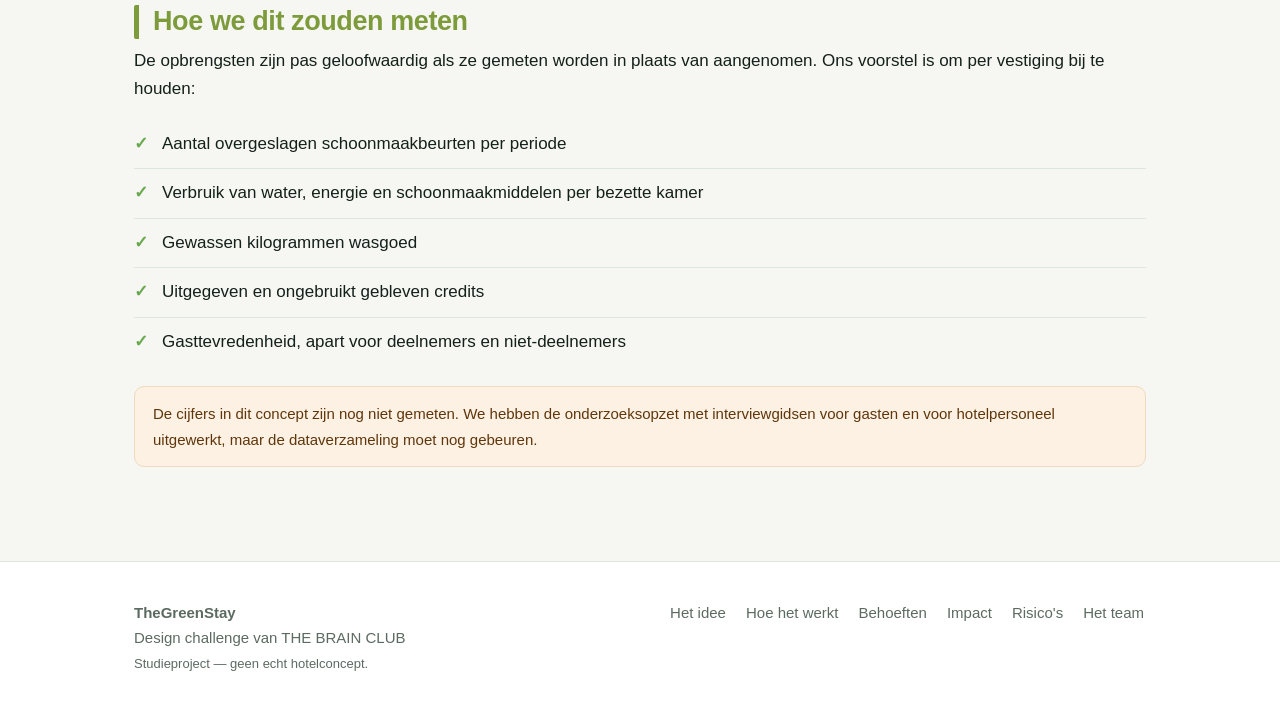
<file: nl/impact.html>
<!DOCTYPE html>
<html lang="nl">
<head>
<meta charset="utf-8">
<meta name="viewport" content="width=device-width, initial-scale=1">
<title>Impact &middot; TheGreenStay</title>
<meta name="description" content="Economische, sociale en ecologische opbrengst van TheGreenStay.">
<link rel="stylesheet" href="../styles.css">
</head>
<body>
<header class="site">
  <div class="wrap">
    <a class="brand" href="index.html">The<span>GreenStay</span></a>
    <div class="rightside">
      <nav aria-label="Hoofdmenu">
        <ul>
        <li><a href="index.html">Het idee</a></li>
        <li><a href="hoe-het-werkt.html">Hoe het werkt</a></li>
        <li><a href="behoeften.html">Behoeften</a></li>
        <li><a href="impact.html" aria-current="page">Impact</a></li>
        <li><a href="risicos.html">Risico&#39;s</a></li>
        <li><a href="team.html">Het team</a></li>
        </ul>
      </nav>
      <a class="langswitch" href="../en/impact.html" hreflang="en" title="Schakel naar Engels" aria-label="Bekijk deze pagina in het Engels">
        <span class="globe" aria-hidden="true">&#127758;</span>EN
      </a>
    </div>
  </div>
</header>
<main>
<div class="wrap">
<p class="crumb"><a href="index.html">Het idee</a> &rsaquo; Impact</p>
<h1>Waar we waarde cre&euml;ren</h1>
<p class="sectionintro">Het concept raakt drie assen: economisch, sociaal en ecologisch. Per as hebben we gekeken wat het oplevert voor de partijen die erbij betrokken zijn.</p>

<section>
  <h2>Economisch</h2>
  <div class="grid three">
    <article class="card eco">
      <h3>Lagere schoonmaakkosten</h3>
      <p>Minder uitgevoerde beurten betekent minder gewerkte uren per verblijf.</p>
    </article>
    <article class="card eco">
      <h3>Beloning voor de gast</h3>
      <p>Credits die de gast kan besteden, bijvoorbeeld aan de bar.</p>
    </article>
    <article class="card eco">
      <h3>Extra bestedingen</h3>
      <p>Credits kunnen een aanleiding zijn om iets te bestellen wat anders niet was besteld.</p>
    </article>
  </div>
</section>

<section>
  <h2>Sociaal</h2>
  <div class="grid three">
    <article class="card social">
      <h3>Gast bepaalt zelf</h3>
      <p>De gast houdt controle over zijn eigen kamer en comfort.</p>
    </article>
    <article class="card social">
      <h3>Samenwerking tussen afdelingen</h3>
      <p>Receptie, housekeeping en bar moeten dezelfde informatie delen om het te laten werken.</p>
    </article>
    <article class="card social">
      <h3>Zichtbare bijdrage</h3>
      <p>De gast ziet wat zijn keuze oplevert, wat de betrokkenheid vergroot.</p>
    </article>
  </div>
</section>

<section>
  <h2>Ecologisch</h2>
  <div class="split">
    <div>
      <div class="grid" style="grid-template-columns:1fr">
        <article class="card env">
          <h3>Minder wasgoed</h3>
          <p>Handdoeken en beddengoed worden minder vaak gewassen.</p>
        </article>
        <article class="card env">
          <h3>Minder water en middelen</h3>
          <p>Elke overgeslagen beurt scheelt schoon water en schoonmaakmiddelen.</p>
        </article>
        <article class="card env">
          <h3>Minder energie</h3>
          <p>Minder stofzuigen, luchten en verwarmen tijdens het schoonmaken.</p>
        </article>
      </div>
    </div>
    <figure class="photo tall"><img src="../img/hero-bos.jpeg" alt="Dennenbos in de mist, gezien van onderaf" loading="lazy"><figcaption>Lucht in een dennenbos: het beeld waar de milieu-claim aan moet worden afgemeten, niet aan moet worden opgehangen.</figcaption></figure>
  </div>
</section>

<section>
  <h2>Hoe we dit zouden meten</h2>
  <p>De opbrengsten zijn pas geloofwaardig als ze gemeten worden in plaats van aangenomen. Ons voorstel is om per vestiging bij te houden:</p>
  <ul class="checklist">
    <li>Aantal overgeslagen schoonmaakbeurten per periode</li>
    <li>Verbruik van water, energie en schoonmaakmiddelen per bezette kamer</li>
    <li>Gewassen kilogrammen wasgoed</li>
    <li>Uitgegeven en ongebruikt gebleven credits</li>
    <li>Gasttevredenheid, apart voor deelnemers en niet-deelnemers</li>
  </ul>
  <p class="notice warn" style="margin-top:20px">De cijfers in dit concept zijn nog niet gemeten. We hebben de onderzoeksopzet met interviewgidsen voor gasten en voor hotelpersoneel uitgewerkt, maar de dataverzameling moet nog gebeuren.</p>
</section>
</div>
</main>
<footer class="site">
  <div class="wrap">
    <div>
      <strong>TheGreenStay</strong><br>
      Design challenge van THE BRAIN CLUB<br>
      <span style="font-size:13px">Studieproject &mdash; geen echt hotelconcept.</span>
    </div>
    <nav aria-label="Voetmenu">
      <ul>
        <li><a href="index.html">Het idee</a></li>
        <li><a href="hoe-het-werkt.html">Hoe het werkt</a></li>
        <li><a href="behoeften.html">Behoeften</a></li>
        <li><a href="impact.html">Impact</a></li>
        <li><a href="risicos.html">Risico&#39;s</a></li>
        <li><a href="team.html">Het team</a></li>
      </ul>
    </nav>
  </div>
</footer>
</body>
</html>
</file>
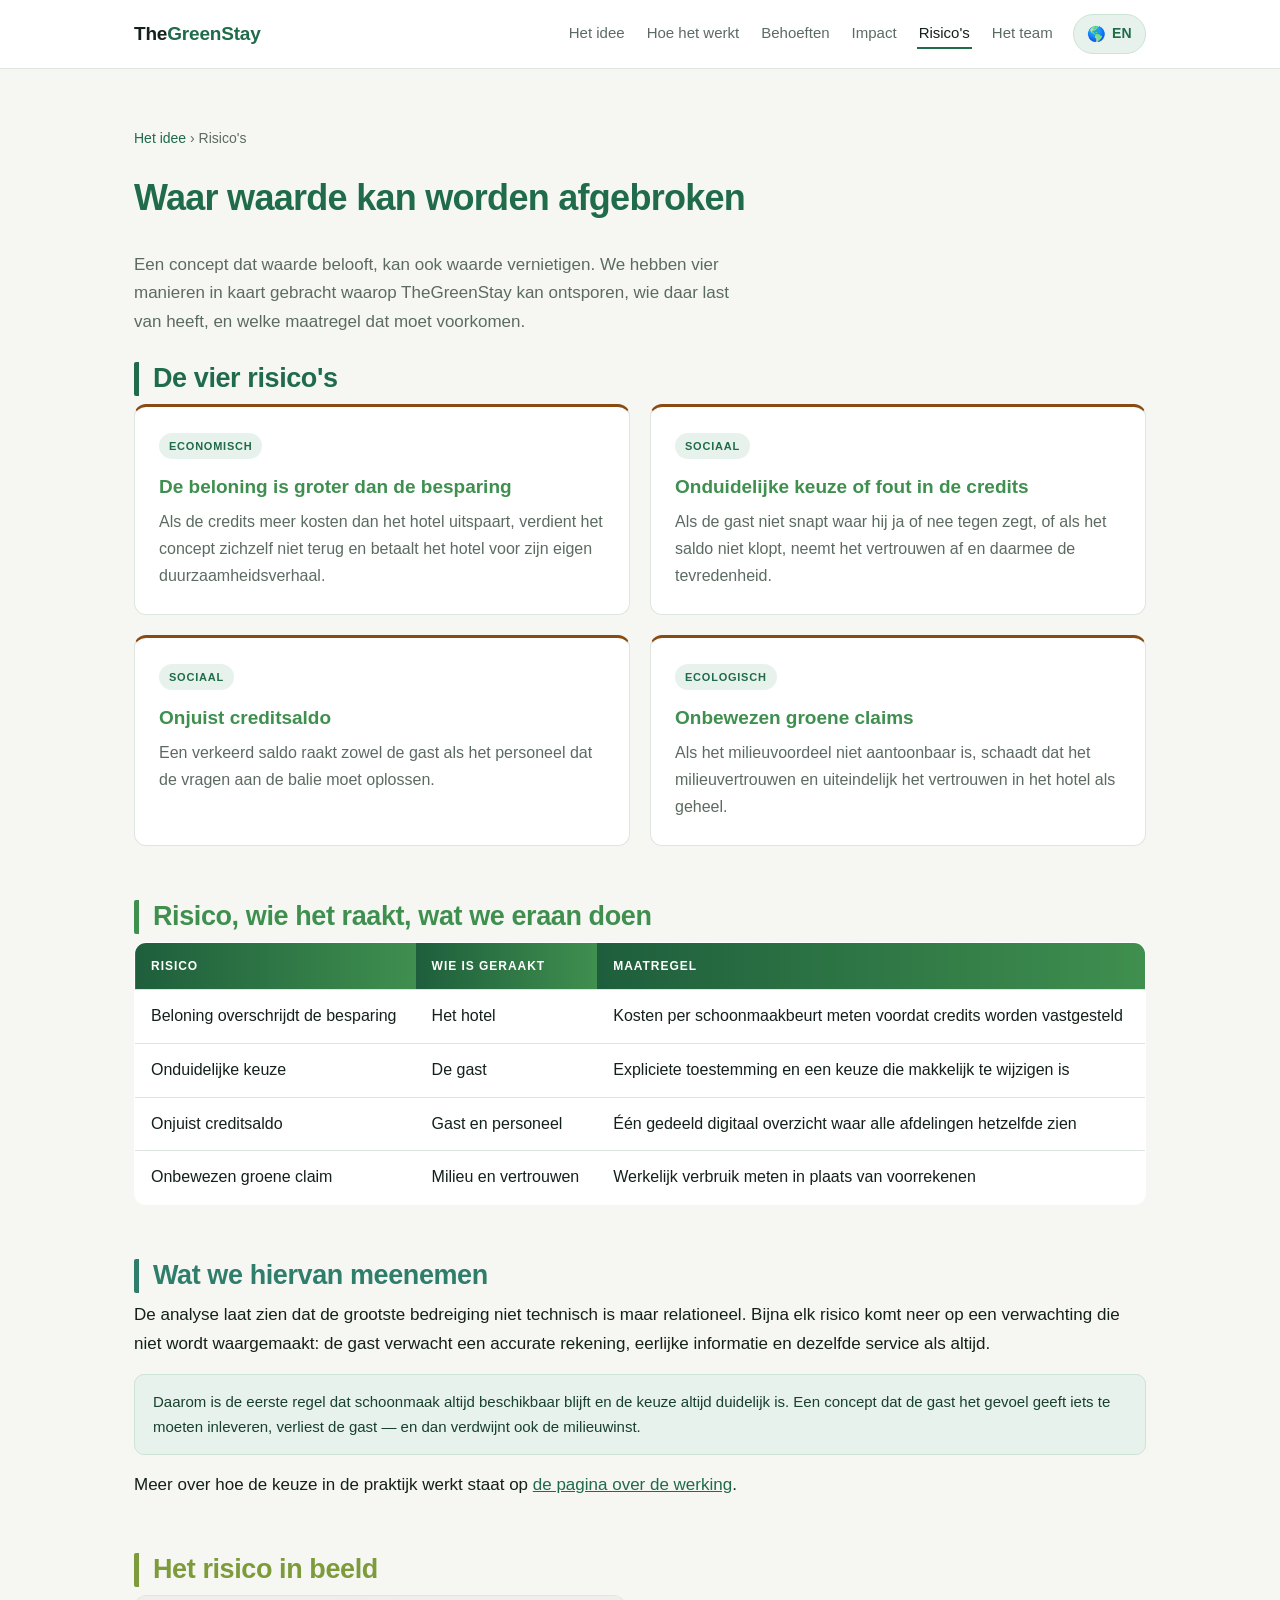
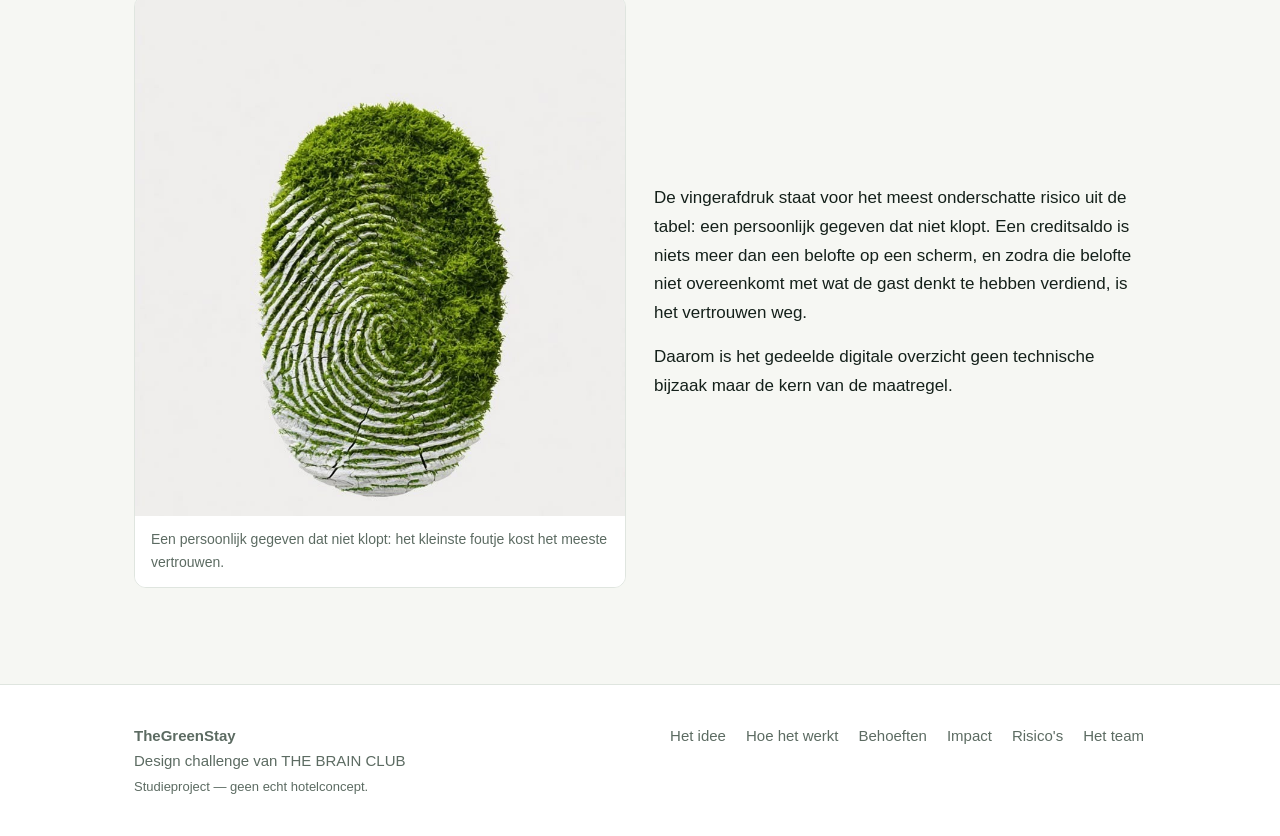
<file: nl/risicos.html>
<!DOCTYPE html>
<html lang="nl">
<head>
<meta charset="utf-8">
<meta name="viewport" content="width=device-width, initial-scale=1">
<title>Risico&#39;s &middot; TheGreenStay</title>
<meta name="description" content="Co-destruction-analyse: waar TheGreenStay waarde kan afbreken, en de maatregelen.">
<link rel="stylesheet" href="../styles.css">
</head>
<body>
<header class="site">
  <div class="wrap">
    <a class="brand" href="index.html">The<span>GreenStay</span></a>
    <div class="rightside">
      <nav aria-label="Hoofdmenu">
        <ul>
        <li><a href="index.html">Het idee</a></li>
        <li><a href="hoe-het-werkt.html">Hoe het werkt</a></li>
        <li><a href="behoeften.html">Behoeften</a></li>
        <li><a href="impact.html">Impact</a></li>
        <li><a href="risicos.html" aria-current="page">Risico&#39;s</a></li>
        <li><a href="team.html">Het team</a></li>
        </ul>
      </nav>
      <a class="langswitch" href="../en/risicos.html" hreflang="en" title="Schakel naar Engels" aria-label="Bekijk deze pagina in het Engels">
        <span class="globe" aria-hidden="true">&#127758;</span>EN
      </a>
    </div>
  </div>
</header>
<main>
<div class="wrap">
<p class="crumb"><a href="index.html">Het idee</a> &rsaquo; Risico&#39;s</p>
<h1>Waar waarde kan worden afgebroken</h1>
<p class="sectionintro">Een concept dat waarde belooft, kan ook waarde vernietigen. We hebben vier manieren in kaart gebracht waarop TheGreenStay kan ontsporen, wie daar last van heeft, en welke maatregel dat moet voorkomen.</p>

<section>
  <h2>De vier risico's</h2>
  <div class="grid two">
    <article class="card risk">
      <span class="tag">Economisch</span>
      <h3>De beloning is groter dan de besparing</h3>
      <p>Als de credits meer kosten dan het hotel uitspaart, verdient het concept zichzelf niet terug en betaalt het hotel voor zijn eigen duurzaamheidsverhaal.</p>
    </article>
    <article class="card risk">
      <span class="tag">Sociaal</span>
      <h3>Onduidelijke keuze of fout in de credits</h3>
      <p>Als de gast niet snapt waar hij ja of nee tegen zegt, of als het saldo niet klopt, neemt het vertrouwen af en daarmee de tevredenheid.</p>
    </article>
    <article class="card risk">
      <span class="tag">Sociaal</span>
      <h3>Onjuist creditsaldo</h3>
      <p>Een verkeerd saldo raakt zowel de gast als het personeel dat de vragen aan de balie moet oplossen.</p>
    </article>
    <article class="card risk">
      <span class="tag">Ecologisch</span>
      <h3>Onbewezen groene claims</h3>
      <p>Als het milieuvoordeel niet aantoonbaar is, schaadt dat het milieuvertrouwen en uiteindelijk het vertrouwen in het hotel als geheel.</p>
    </article>
  </div>
</section>

<section>
  <h2>Risico, wie het raakt, wat we eraan doen</h2>
  <table>
    <thead><tr><th>Risico</th><th>Wie is geraakt</th><th>Maatregel</th></tr></thead>
    <tbody>
      <tr><td>Beloning overschrijdt de besparing</td><td>Het hotel</td><td>Kosten per schoonmaakbeurt meten voordat credits worden vastgesteld</td></tr>
      <tr><td>Onduidelijke keuze</td><td>De gast</td><td>Expliciete toestemming en een keuze die makkelijk te wijzigen is</td></tr>
      <tr><td>Onjuist creditsaldo</td><td>Gast en personeel</td><td>&Eacute;&eacute;n gedeeld digitaal overzicht waar alle afdelingen hetzelfde zien</td></tr>
      <tr><td>Onbewezen groene claim</td><td>Milieu en vertrouwen</td><td>Werkelijk verbruik meten in plaats van voorrekenen</td></tr>
    </tbody>
  </table>
</section>

<section>
  <h2>Wat we hiervan meenemen</h2>
  <p>De analyse laat zien dat de grootste bedreiging niet technisch is maar relationeel. Bijna elk risico komt neer op een verwachting die niet wordt waargemaakt: de gast verwacht een accurate rekening, eerlijke informatie en dezelfde service als altijd.</p>
  <p class="notice">Daarom is de eerste regel dat schoonmaak altijd beschikbaar blijft en de keuze altijd duidelijk is. Een concept dat de gast het gevoel geeft iets te moeten inleveren, verliest de gast &mdash; en dan verdwijnt ook de milieuwinst.</p>
  <p>Meer over hoe de keuze in de praktijk werkt staat op <a href="hoe-het-werkt.html">de pagina over de werking</a>.</p>
</section>

<section>
  <h2>Het risico in beeld</h2>
  <div class="split">
    <figure class="photo tall"><img src="../img/vingerafdruk.jpeg" alt="Een vingerafdruk van mos op een doorsnede van een boomstam" loading="lazy"><figcaption>Een persoonlijk gegeven dat niet klopt: het kleinste foutje kost het meeste vertrouwen.</figcaption></figure>
    <div>
      <p>De vingerafdruk staat voor het meest onderschatte risico uit de tabel: een persoonlijk gegeven dat niet klopt. Een creditsaldo is niets meer dan een belofte op een scherm, en zodra die belofte niet overeenkomt met wat de gast denkt te hebben verdiend, is het vertrouwen weg.</p>
      <p>Daarom is het gedeelde digitale overzicht geen technische bijzaak maar de kern van de maatregel.</p>
    </div>
  </div>
</section>
</div>
</main>
<footer class="site">
  <div class="wrap">
    <div>
      <strong>TheGreenStay</strong><br>
      Design challenge van THE BRAIN CLUB<br>
      <span style="font-size:13px">Studieproject &mdash; geen echt hotelconcept.</span>
    </div>
    <nav aria-label="Voetmenu">
      <ul>
        <li><a href="index.html">Het idee</a></li>
        <li><a href="hoe-het-werkt.html">Hoe het werkt</a></li>
        <li><a href="behoeften.html">Behoeften</a></li>
        <li><a href="impact.html">Impact</a></li>
        <li><a href="risicos.html">Risico&#39;s</a></li>
        <li><a href="team.html">Het team</a></li>
      </ul>
    </nav>
  </div>
</footer>
</body>
</html>
</file>
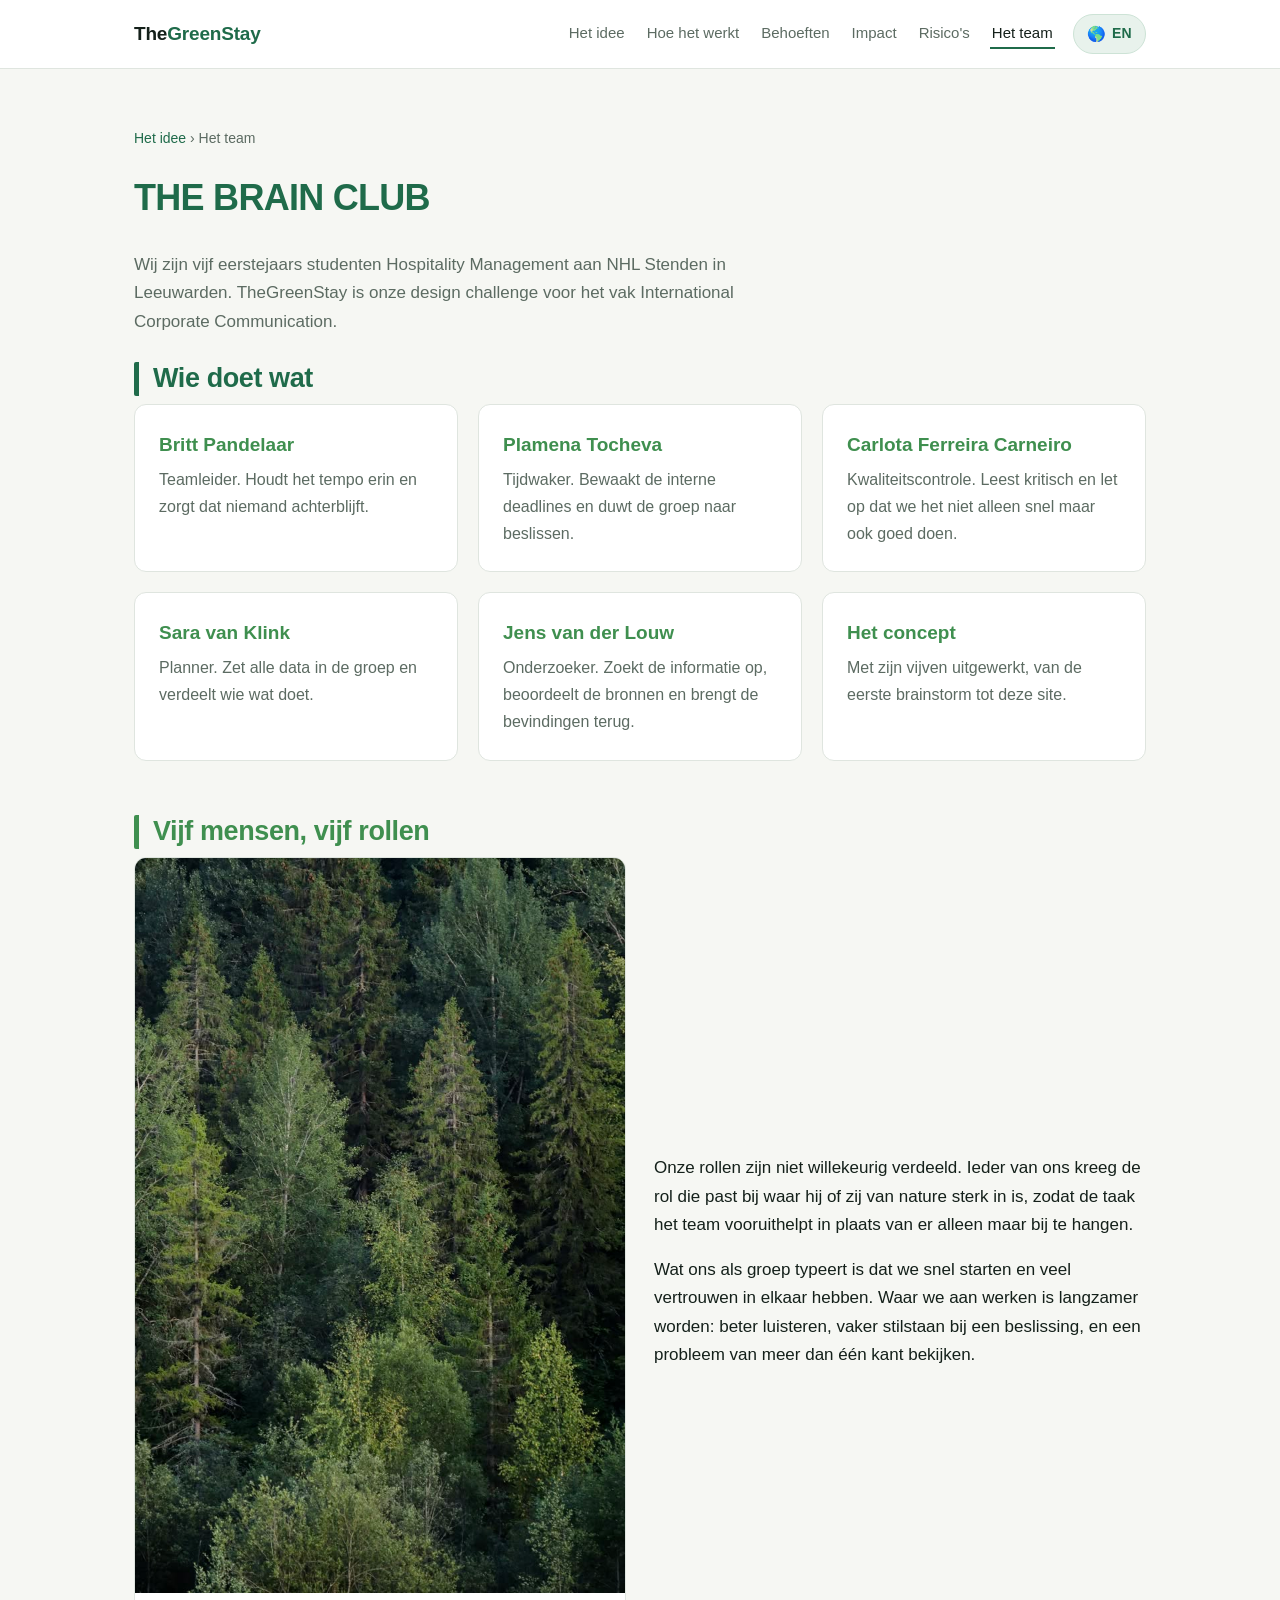
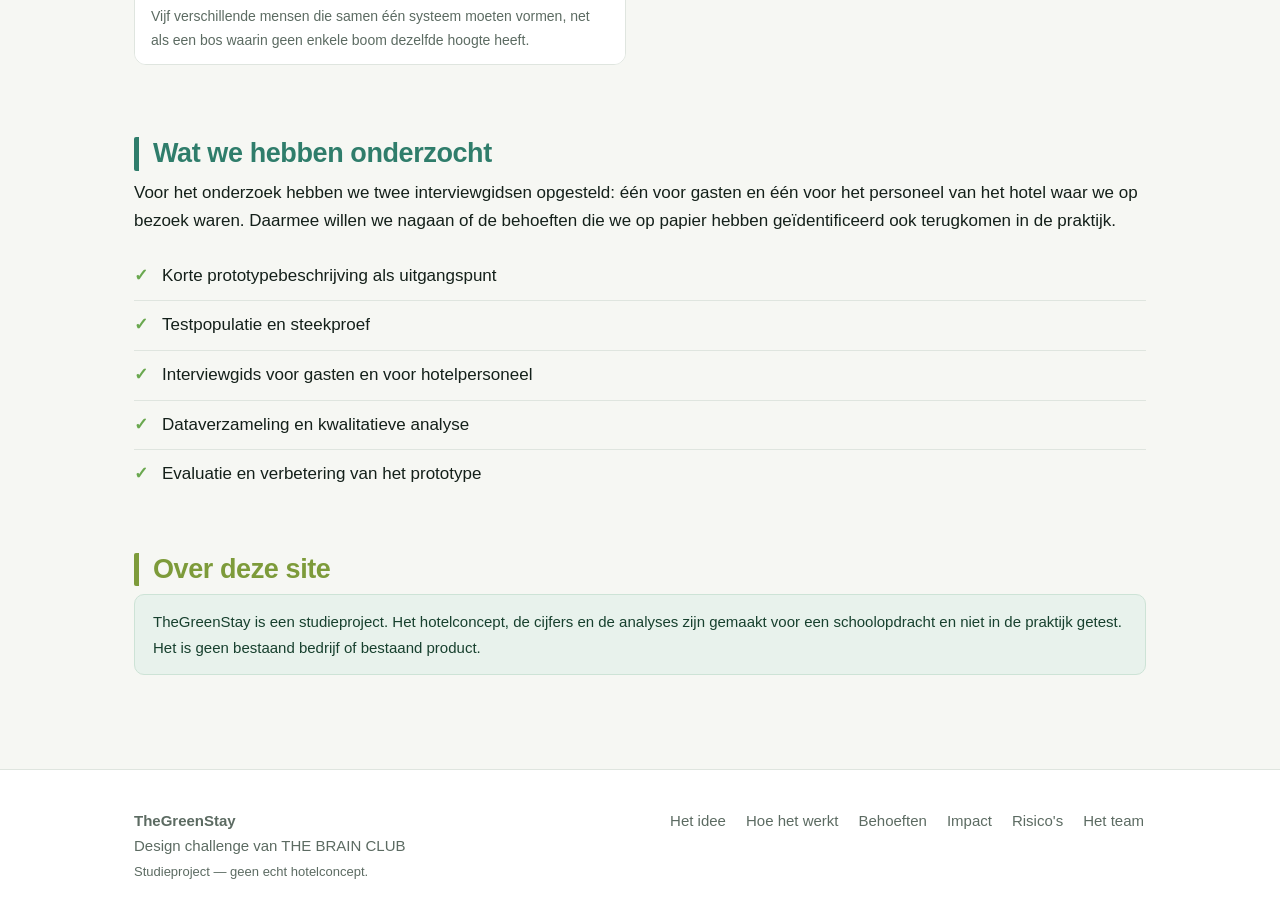
<file: nl/team.html>
<!DOCTYPE html>
<html lang="nl">
<head>
<meta charset="utf-8">
<meta name="viewport" content="width=device-width, initial-scale=1">
<title>Het team &middot; TheGreenStay</title>
<meta name="description" content="THE BRAIN CLUB: de vijf studenten achter TheGreenStay.">
<link rel="stylesheet" href="../styles.css">
</head>
<body>
<header class="site">
  <div class="wrap">
    <a class="brand" href="index.html">The<span>GreenStay</span></a>
    <div class="rightside">
      <nav aria-label="Hoofdmenu">
        <ul>
        <li><a href="index.html">Het idee</a></li>
        <li><a href="hoe-het-werkt.html">Hoe het werkt</a></li>
        <li><a href="behoeften.html">Behoeften</a></li>
        <li><a href="impact.html">Impact</a></li>
        <li><a href="risicos.html">Risico&#39;s</a></li>
        <li><a href="team.html" aria-current="page">Het team</a></li>
        </ul>
      </nav>
      <a class="langswitch" href="../en/team.html" hreflang="en" title="Schakel naar Engels" aria-label="Bekijk deze pagina in het Engels">
        <span class="globe" aria-hidden="true">&#127758;</span>EN
      </a>
    </div>
  </div>
</header>
<main>
<div class="wrap">
<p class="crumb"><a href="index.html">Het idee</a> &rsaquo; Het team</p>
<h1>THE BRAIN CLUB</h1>
<p class="sectionintro">Wij zijn vijf eerstejaars studenten Hospitality Management aan NHL Stenden in Leeuwarden. TheGreenStay is onze design challenge voor het vak International Corporate Communication.</p>

<section>
  <h2>Wie doet wat</h2>
  <div class="grid three">
    <article class="card"><h3>Britt Pandelaar</h3><p>Teamleider. Houdt het tempo erin en zorgt dat niemand achterblijft.</p></article>
    <article class="card"><h3>Plamena Tocheva</h3><p>Tijdwaker. Bewaakt de interne deadlines en duwt de groep naar beslissen.</p></article>
    <article class="card"><h3>Carlota Ferreira Carneiro</h3><p>Kwaliteitscontrole. Leest kritisch en let op dat we het niet alleen snel maar ook goed doen.</p></article>
    <article class="card"><h3>Sara van Klink</h3><p>Planner. Zet alle data in de groep en verdeelt wie wat doet.</p></article>
    <article class="card"><h3>Jens van der Louw</h3><p>Onderzoeker. Zoekt de informatie op, beoordeelt de bronnen en brengt de bevindingen terug.</p></article>
    <article class="card"><h3>Het concept</h3><p>Met zijn vijven uitgewerkt, van de eerste brainstorm tot deze site.</p></article>
  </div>
</section>

<section>
  <h2>Vijf mensen, vijf rollen</h2>
  <div class="split">
    <figure class="photo"><img src="../img/bos.jpeg" alt="Verschillende boomsoorten in een dicht bos" loading="lazy"><figcaption>Vijf verschillende mensen die samen &eacute;&eacute;n systeem moeten vormen, net als een bos waarin geen enkele boom dezelfde hoogte heeft.</figcaption></figure>
    <div>
      <p>Onze rollen zijn niet willekeurig verdeeld. Ieder van ons kreeg de rol die past bij waar hij of zij van nature sterk in is, zodat de taak het team vooruithelpt in plaats van er alleen maar bij te hangen.</p>
      <p>Wat ons als groep typeert is dat we snel starten en veel vertrouwen in elkaar hebben. Waar we aan werken is langzamer worden: beter luisteren, vaker stilstaan bij een beslissing, en een probleem van meer dan &eacute;&eacute;n kant bekijken.</p>
    </div>
  </div>
</section>

<section>
  <h2>Wat we hebben onderzocht</h2>
  <p>Voor het onderzoek hebben we twee interviewgidsen opgesteld: &eacute;&eacute;n voor gasten en &eacute;&eacute;n voor het personeel van het hotel waar we op bezoek waren. Daarmee willen we nagaan of de behoeften die we op papier hebben ge&iuml;dentificeerd ook terugkomen in de praktijk.</p>
  <ul class="checklist">
    <li>Korte prototypebeschrijving als uitgangspunt</li>
    <li>Testpopulatie en steekproef</li>
    <li>Interviewgids voor gasten en voor hotelpersoneel</li>
    <li>Dataverzameling en kwalitatieve analyse</li>
    <li>Evaluatie en verbetering van het prototype</li>
  </ul>
</section>

<section>
  <h2>Over deze site</h2>
  <p class="notice">TheGreenStay is een studieproject. Het hotelconcept, de cijfers en de analyses zijn gemaakt voor een schoolopdracht en niet in de praktijk getest. Het is geen bestaand bedrijf of bestaand product.</p>
</section>
</div>
</main>
<footer class="site">
  <div class="wrap">
    <div>
      <strong>TheGreenStay</strong><br>
      Design challenge van THE BRAIN CLUB<br>
      <span style="font-size:13px">Studieproject &mdash; geen echt hotelconcept.</span>
    </div>
    <nav aria-label="Voetmenu">
      <ul>
        <li><a href="index.html">Het idee</a></li>
        <li><a href="hoe-het-werkt.html">Hoe het werkt</a></li>
        <li><a href="behoeften.html">Behoeften</a></li>
        <li><a href="impact.html">Impact</a></li>
        <li><a href="risicos.html">Risico&#39;s</a></li>
        <li><a href="team.html">Het team</a></li>
      </ul>
    </nav>
  </div>
</footer>
</body>
</html>
</file>
<file: styles.css>
:root{
  --leaf:#1f6b4a; --leaf-dark:#155036; --leaf-soft:#e8f2ec; --leaf-line:#cde3d6;
  --sand:#f6f7f3; --ink:#14201a; --muted:#5c6b62; --line:#dfe5df;
  --warn:#8a4b12; --warn-soft:#fdf1e3;
  --g1:#1f6b4a; --g2:#3f8f4f; --g3:#6aa84f; --g4:#2f7d6b; --g5:#7d9b3a; --g6:#1e5e3c;
  --max:1060px;
}
*{box-sizing:border-box;}
html{scroll-behavior:smooth;}
body{margin:0;background:var(--sand);color:var(--ink);
  font-family:-apple-system,BlinkMacSystemFont,"Segoe UI",Roboto,Helvetica,Arial,sans-serif;
  font-size:17px;line-height:1.68;}
a{color:var(--leaf);}
a:hover{text-decoration:none;}
.wrap{max-width:var(--max);margin:0 auto;padding:0 24px;}

header.site{background:#fff;border-bottom:1px solid var(--line);position:sticky;top:0;z-index:10;}
header.site .wrap{display:flex;align-items:center;justify-content:space-between;gap:20px;
  padding-top:14px;padding-bottom:14px;flex-wrap:wrap;}
.brand{font-weight:700;font-size:19px;letter-spacing:-.01em;text-decoration:none;color:var(--ink);}
.brand span{color:var(--leaf);}
.rightside{display:flex;align-items:center;gap:18px;flex-wrap:wrap;}
nav ul{list-style:none;display:flex;gap:18px;margin:0;padding:0;flex-wrap:wrap;}
nav a{text-decoration:none;color:var(--muted);font-size:15px;font-weight:500;
  padding:6px 2px;border-bottom:2px solid transparent;}
nav a:hover{color:var(--ink);}
nav a[aria-current="page"]{color:var(--ink);border-bottom-color:var(--leaf);}

.langswitch{display:inline-flex;align-items:center;gap:6px;text-decoration:none;
  font-size:14px;font-weight:700;letter-spacing:.02em;color:var(--leaf);
  border:1px solid var(--leaf-line);background:var(--leaf-soft);
  padding:7px 13px;border-radius:99px;white-space:nowrap;}
.langswitch:hover{background:#dcebe2;border-color:var(--leaf);}
.langswitch .globe{font-size:15px;line-height:1;}

.hero{background:#fff;border-bottom:1px solid var(--line);padding:0;}
.hero-inner{position:relative;min-height:430px;display:flex;align-items:flex-end;
  background:#12301f url('img/hero-bos.jpeg') center 30% / cover no-repeat;}
.hero-inner:before{content:"";position:absolute;inset:0;
  background:linear-gradient(180deg,rgba(12,32,21,.30) 0%,rgba(11,30,20,.72) 62%,rgba(9,26,17,.88) 100%);}
.hero-text{position:relative;max-width:var(--max);margin:0 auto;width:100%;
  padding:56px 24px 46px;color:#fff;}
.hero h1{font-size:42px;line-height:1.14;letter-spacing:-.02em;margin:0 0 16px;
  max-width:22ch;color:#fff;}
.hero p.lead{font-size:19px;color:rgba(255,255,255,.9);max-width:60ch;margin:0 0 26px;}
.eyebrow{text-transform:uppercase;letter-spacing:.14em;font-size:12px;font-weight:700;
  color:#8fd6a8;margin:0 0 14px;}
.btn{display:inline-block;text-decoration:none;font-weight:600;font-size:15px;padding:12px 22px;
  border-radius:8px;border:1px solid #fff;background:#fff;color:var(--leaf-dark);}
.btn:hover{background:#e9f4ec;}
.btn.ghost{background:transparent;color:#fff;border-color:rgba(255,255,255,.65);}
.btn.ghost:hover{background:rgba(255,255,255,.14);}

main{padding:58px 0 78px;}
section{margin:0 0 54px;}
section:last-child{margin-bottom:0;}
h1{font-size:36px;letter-spacing:-.02em;margin:0 0 22px;color:var(--g1);}
h2{font-size:27px;letter-spacing:-.015em;margin:0 0 8px;color:var(--h2,var(--g1));
  padding-left:14px;border-left:5px solid var(--h2,var(--g1));border-radius:2px;
  line-height:1.25;}
h3{font-size:19px;margin:0 0 8px;color:var(--h3,var(--g2));}
p{margin:0 0 16px;}
p.sectionintro{color:var(--muted);max-width:64ch;margin-bottom:26px;}

section:nth-of-type(1){--h2:var(--g1);--h3:var(--g2);}
section:nth-of-type(2){--h2:var(--g2);--h3:var(--g3);}
section:nth-of-type(3){--h2:var(--g4);--h3:var(--g1);}
section:nth-of-type(4){--h2:var(--g5);--h3:var(--g4);}
section:nth-of-type(5){--h2:var(--g6);--h3:var(--g2);}
section:nth-of-type(6){--h2:var(--g3);--h3:var(--g6);}

.grid{display:grid;gap:20px;}
.grid.two{grid-template-columns:repeat(2,1fr);}
.grid.three{grid-template-columns:repeat(3,1fr);}
@media(max-width:840px){.grid.two,.grid.three{grid-template-columns:1fr;}
  .hero h1{font-size:31px;} h1{font-size:29px;} .hero-inner{min-height:360px;}}

.card{background:#fff;border:1px solid var(--line);border-radius:12px;padding:24px;}
.card h3{margin-bottom:6px;}
.card p{color:var(--muted);font-size:16px;margin-bottom:12px;}
.card p:last-child{margin-bottom:0;}
.card ul{margin:0 0 12px;padding-left:20px;color:var(--muted);font-size:16px;}
.card ul:last-child{margin-bottom:0;}

.card.eco{border-top:3px solid var(--g1);}
.card.social{border-top:3px solid var(--g4);}
.card.env{border-top:3px solid var(--g3);}
.card.risk{border-top:3px solid var(--warn);}

.tag{display:inline-block;background:var(--leaf-soft);color:var(--g1);font-size:11px;
  font-weight:700;letter-spacing:.07em;text-transform:uppercase;padding:4px 10px;
  border-radius:99px;margin-bottom:12px;}

.steps{counter-reset:s;list-style:none;padding:0;margin:0;}
.steps li{counter-increment:s;position:relative;padding:0 0 24px 56px;}
.steps li:before{content:counter(s,decimal-leading-zero);position:absolute;left:0;top:2px;
  font-weight:700;color:var(--g2);font-size:13px;letter-spacing:.06em;
  border:1px solid var(--g3);border-radius:99px;width:36px;height:36px;
  display:flex;align-items:center;justify-content:center;background:#fff;}
.steps h3{margin-bottom:4px;color:var(--g1);}
.steps p{color:var(--muted);font-size:16px;margin:0;}

.checklist{list-style:none;padding:0;margin:0;}
.checklist li{padding:10px 0 10px 28px;position:relative;border-bottom:1px solid var(--line);}
.checklist li:last-child{border-bottom:0;}
.checklist li:before{content:"\2713";position:absolute;left:0;top:10px;color:var(--g3);font-weight:700;}

table{width:100%;border-collapse:collapse;background:#fff;font-size:16px;
  border:1px solid var(--line);border-radius:12px;overflow:hidden;}
th,td{text-align:left;padding:13px 16px;border-bottom:1px solid var(--line);vertical-align:top;}
th{font-size:12px;text-transform:uppercase;letter-spacing:.08em;color:#fff;
  background:linear-gradient(90deg,var(--g6),var(--g2));}
tr:last-child td{border-bottom:0;}

.notice{background:var(--leaf-soft);border:1px solid var(--leaf-line);color:#17402e;
  border-radius:10px;padding:14px 18px;font-size:15px;}
.notice.warn{background:var(--warn-soft);border-color:#f0d9bd;color:#5f360c;}

.photo{margin:0 0 18px;border-radius:12px;overflow:hidden;border:1px solid var(--line);
  background:#fff;}
.photo img{display:block;width:100%;height:auto;}
.photo figcaption{padding:12px 16px;font-size:14px;color:var(--muted);background:#fff;}
.photo.tall img{max-height:520px;object-fit:cover;object-position:center 35%;}

.split{display:grid;grid-template-columns:1fr 1fr;gap:28px;align-items:center;}
@media(max-width:840px){.split{grid-template-columns:1fr;gap:20px;}}

footer.site{background:#fff;border-top:1px solid var(--line);padding:38px 0;color:var(--muted);font-size:15px;}
footer.site .wrap{display:flex;justify-content:space-between;gap:24px;flex-wrap:wrap;}
footer.site ul{list-style:none;padding:0;margin:0;display:flex;gap:16px;flex-wrap:wrap;}
footer.site a{text-decoration:none;color:var(--muted);}
footer.site a:hover{color:var(--ink);text-decoration:underline;}
.crumb{font-size:14px;color:var(--muted);margin:0 0 18px;}
.crumb a{text-decoration:none;}
.crumb a:hover{text-decoration:underline;}
</file>
